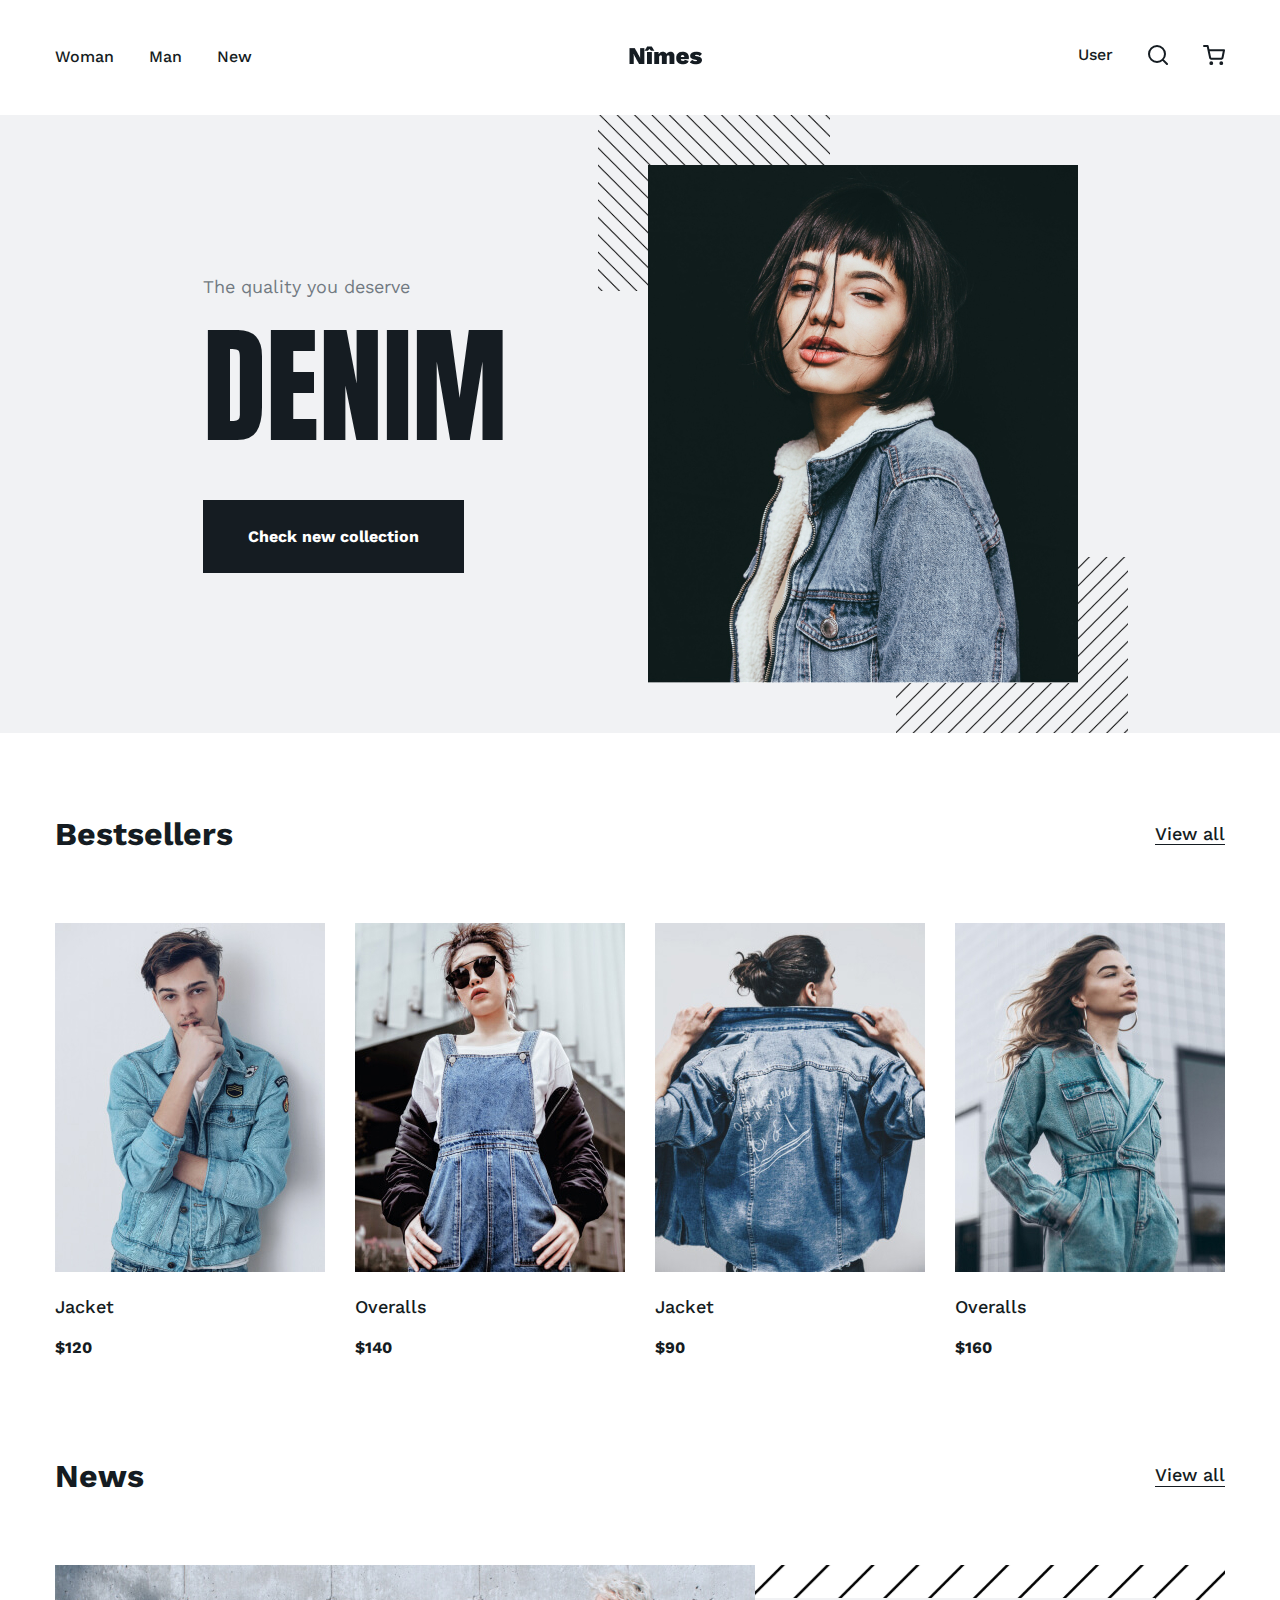
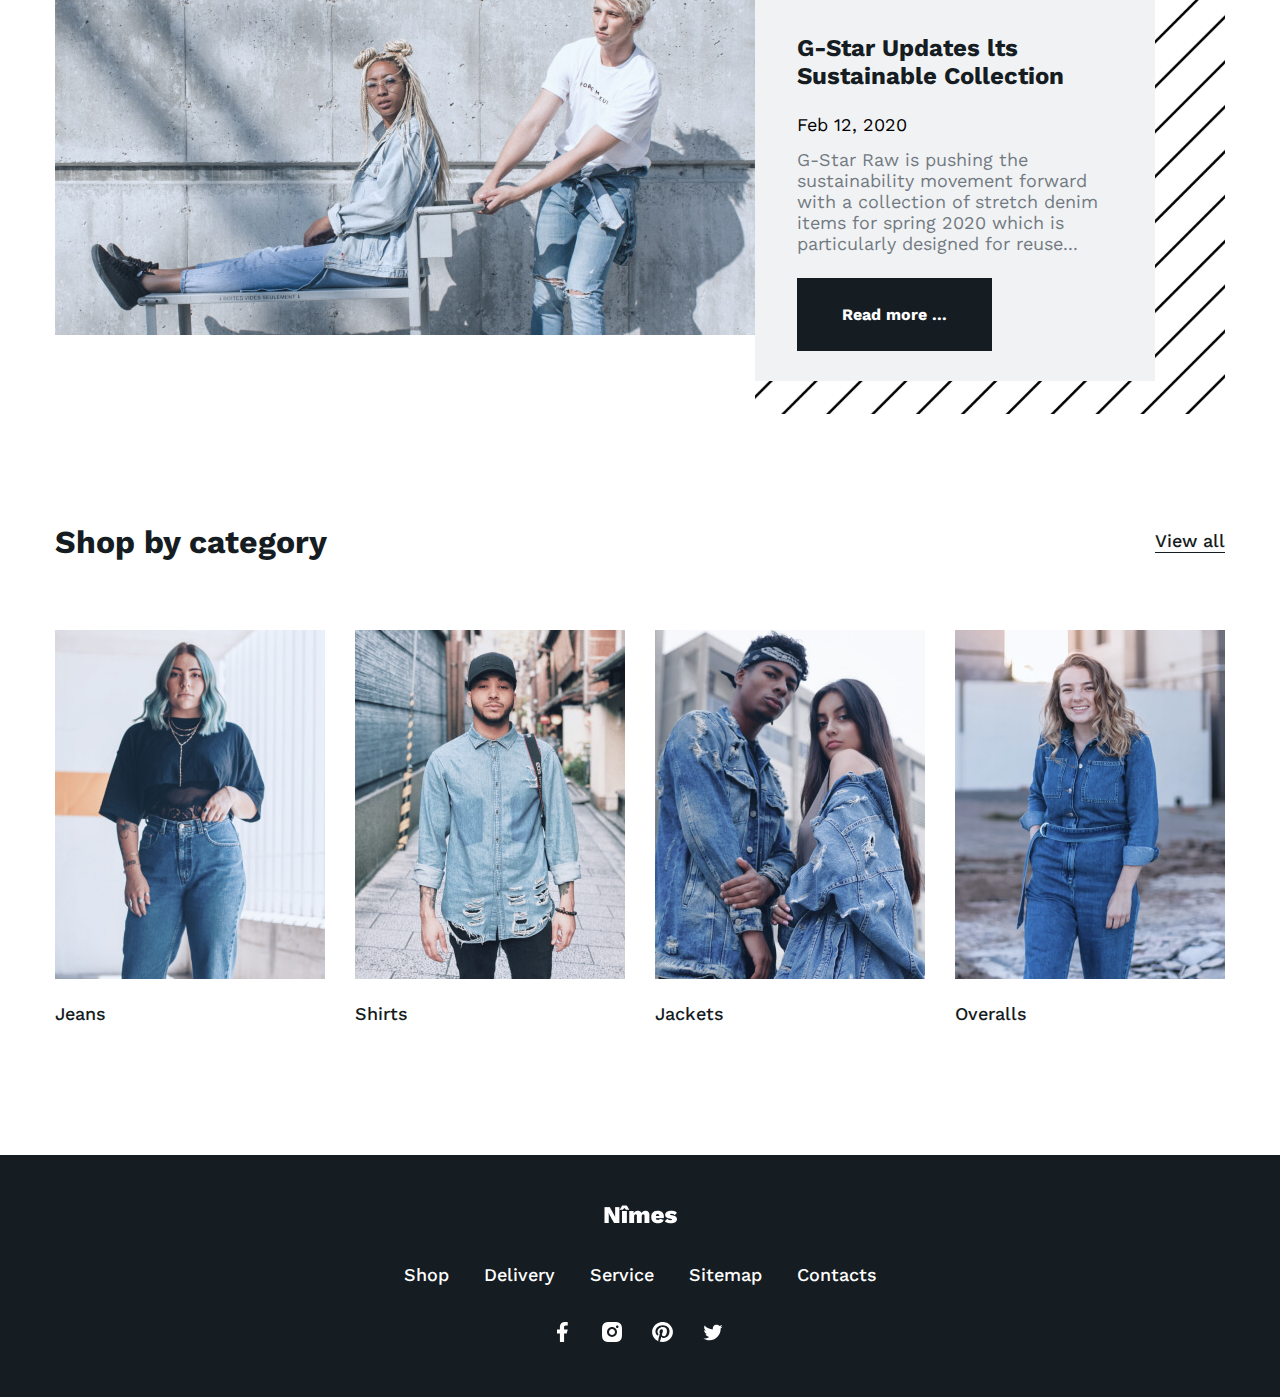
<file: index.html>
<!DOCTYPE html>
<html lang="en">
  <head>
    <meta charset="UTF-8" />
    <meta http-equiv="X-UA-Compatible" content="IE=edge" />
    <meta name="viewport" content="width=device-width, initial-scale=1.0" />
    <title>Nimes</title>
    <link rel="stylesheet" href="./css/normalize.css" />
    <link rel="stylesheet" href="./css/style.css" />
    <link rel="preconnect" href="https://fonts.googleapis.com" />
    <link rel="preconnect" href="https://fonts.gstatic.com" crossorigin />
    <link
      href="https://fonts.googleapis.com/css2?family=Anton&family=Work+Sans:wght@400;500;700&display=swap"
      rel="stylesheet"
    />
  </head>
  <body>
    <header class="header">
      <div class="container header__container">
        <button class="burger" aria-label="menu button">
          <svg
            width="30"
            height="23"
            fill="none"
            xmlns="http://www.w3.org/2000/svg"
          >
            <rect width="30" height="3" fill="#333333" />
            <rect y="10" width="30" height="3" fill="#333333" />
            <rect y="20" width="30" height="3" fill="#333333" />
          </svg>
        </button>
        <nav class="nav">
          <ul class="nav__list">
            <li class="nav__item">
              <a href="#" class="nav__link">Woman</a>
            </li>
            <li class="nav__item">
              <a href="#" class="nav__link">Man</a>
            </li>
            <li class="nav__item">
              <a href="#" class="nav__link">New</a>
            </li>
          </ul>
        </nav>
        <a href="index.html" class="logo">
          <img src="./img/logo.png" alt="main logo" class="logo__img" />
        </a>
        <div class="header__action">
          <a
            href="login.html"
            class="header__btn user-btn"
            aria-label="user button"
            >User</a
          >
          <button class="header__btn search-btn">
            <img src="./img/search.svg" alt="search button" />
          </button>
          <button class="header__btn cart-btn">
            <img src="./img/cart.svg" alt="cart button" />
          </button>
        </div>
      </div>
    </header>

    <main class="main">
      <div class="intro">
        <div class="intro__wrapper">
          <div class="intro__content">
            <p class="description intro__description">
              The quality you deserve
            </p>
            <p class="intro__title">DENIM</p>
            <a href="#" class="btn intro__btn">Check new collection</a>
          </div>
          <div class="intro__image">
            <img src="./img/intro_1.jpg" alt="" class="intro__img" />
          </div>
        </div>
      </div>

      <section class="bestsellers">
        <div class="container">
          <div class="section-header">
            <h2 class="section-title">Bestsellers</h2>
            <a href="#" class="section-link">View all</a>
          </div>
          <ul class="bestsellers__list card-list">
            <li class="bestsellers__item card-item">
              <div class="card-content">
                <img
                  src="./img/bestsellers_1.jpg"
                  alt="Jacket"
                  class="card-img"
                />
                <a href="jackets.html" class="card-title bestsellers__title"
                  >Jacket</a
                >
                <span class="card-price">$120</span>
              </div>
            </li>
            <li class="bestsellers__item card-item">
              <div class="card-content">
                <img
                  src="./img/bestsellers_2.jpg"
                  alt="Jacket"
                  class="card-img"
                />
                <a href="#" class="card-title bestsellers__title">Overalls</a>
                <span class="card-price">$140</span>
              </div>
            </li>
            <li class="bestsellers__item card-item">
              <div class="card-content">
                <img
                  src="./img/bestsellers_3.jpg"
                  alt="Jacket"
                  class="card-img"
                />
                <a href="#" class="card-title bestsellers__title">Jacket</a>
                <span class="card-price">$90</span>
              </div>
            </li>
            <li class="bestsellers__item card-item">
              <div class="card-content">
                <img
                  src="./img/bestsellers_4.jpg"
                  alt="Jacket"
                  class="card-img"
                />
                <a href="overalls.html" class="card-title bestsellers__title"
                  >Overalls</a
                >
                <span class="card-price">$160</span>
              </div>
            </li>
          </ul>
        </div>
      </section>

      <section class="news">
        <div class="container">
          <div class="section-header">
            <h2 class="section-title">News</h2>
            <a href="#" class="section-link">View all</a>
          </div>
          <div class="news__wrapper">
            <div class="news__image">
              <img src="./img/news.jpg" alt="models photo" class="news__img" />
            </div>
            <div class="news__bg">
              <article class="news__article article">
                <h3 class="article__title news__article-title">
                  G-Star Updates lts Sustainable Collection
                </h3>
                <span class="article__data news__article-data"
                  >Feb 12, 2020</span
                >
                <p class="article__text news__article-text">
                  G-Star Raw is pushing the sustainability movement forward with
                  a collection of stretch denim items for spring 2020 which is
                  particularly designed for reuse...
                </p>
                <a
                  href="#"
                  class="btn news__btn"
                  aria-label="Read about article"
                  >Read more ...</a
                >
              </article>
            </div>
          </div>
        </div>
      </section>

      <section class="shop">
        <div class="container">
          <div class="section-header">
            <h2 class="section-title">Shop by category</h2>
            <a href="#" class="section-link">View all</a>
          </div>
          <ul class="shop__list">
            <li class="shop__item">
              <img
                src="./img/category_jeans.jpg"
                alt="Jacket"
                class="card-img"
              />
              <a href="#" class="card-title shop__title">Jeans</a>
            </li>
            <li class="shop__item">
              <img
                src="./img/category_shirts.jpg"
                alt="Jacket"
                class="card-img"
              />
              <a href="#" class="card-title shop__title">Shirts</a>
            </li>
            <li class="shop__item">
              <img
                src="./img/category_jackets.jpg"
                alt="Jacket"
                class="card-img"
              />
              <a href="jackets.html" class="card-title shop__title">Jackets</a>
            </li>
            <li class="shop__item">
              <img
                src="./img/category_overalls.jpg"
                alt="Jacket"
                class="card-img"
              />
              <a href="overalls.html" class="card-title shop__title"
                >Overalls</a
              >
            </li>
          </ul>
        </div>
      </section>
    </main>
    <footer class="footer">
      <div class="footer__wrapper">
        <a href="index.html" class="footer__logo logo-white" aria-label="logo">
          <img src="./img/logo_white.png" alt="" />
        </a>
        <nav class="footer__nav">
          <ul class="footer__list">
            <li class="footer__item">
              <a href="#" class="footer__link" aria-label="Go to shop">Shop</a>
            </li>
            <li class="footer__item">
              <a href="#" class="footer__link" aria-label="about delivery"
                >Delivery</a
              >
            </li>
            <li class="footer__item">
              <a href="#" class="footer__link" aria-label="about service"
                >Service</a
              >
            </li>
            <li class="footer__item">
              <a href="#" class="footer__link" aria-label="about sitemap"
                >Sitemap</a
              >
            </li>
            <li class="footer__item">
              <a
                href="contacts.html"
                class="footer__link"
                aria-label="go to contacts"
                >Contacts</a
              >
            </li>
          </ul>
        </nav>
        <ul class="footer__social-list">
          <li class="footer__social-item">
            <a
              href="https://www.facebook.com/"
              class="footer__social-link footer__social-link--facebook"
              aria-label="go to facebook"
            ></a>
          </li>
          <li class="footer__social-item">
            <a
              href="https://www.instagram.com/"
              class="footer__social-link footer__social-link--instagram"
              aria-label="go to instagram"
            ></a>
          </li>
          <li class="footer__social-item">
            <a
              href="https://ru.pinterest.com/"
              class="footer__social-link footer__social-link--pinterest"
              aria-label="go to pinterest"
            ></a>
          </li>
          <li class="footer__social-item">
            <a
              href="https://twitter.com/?lang=ru"
              class="footer__social-link footer__social-link--twitter"
              aria-label="go to twitter"
            ></a>
          </li>
        </ul>
      </div>
    </footer>
  </body>
</html>
</file>
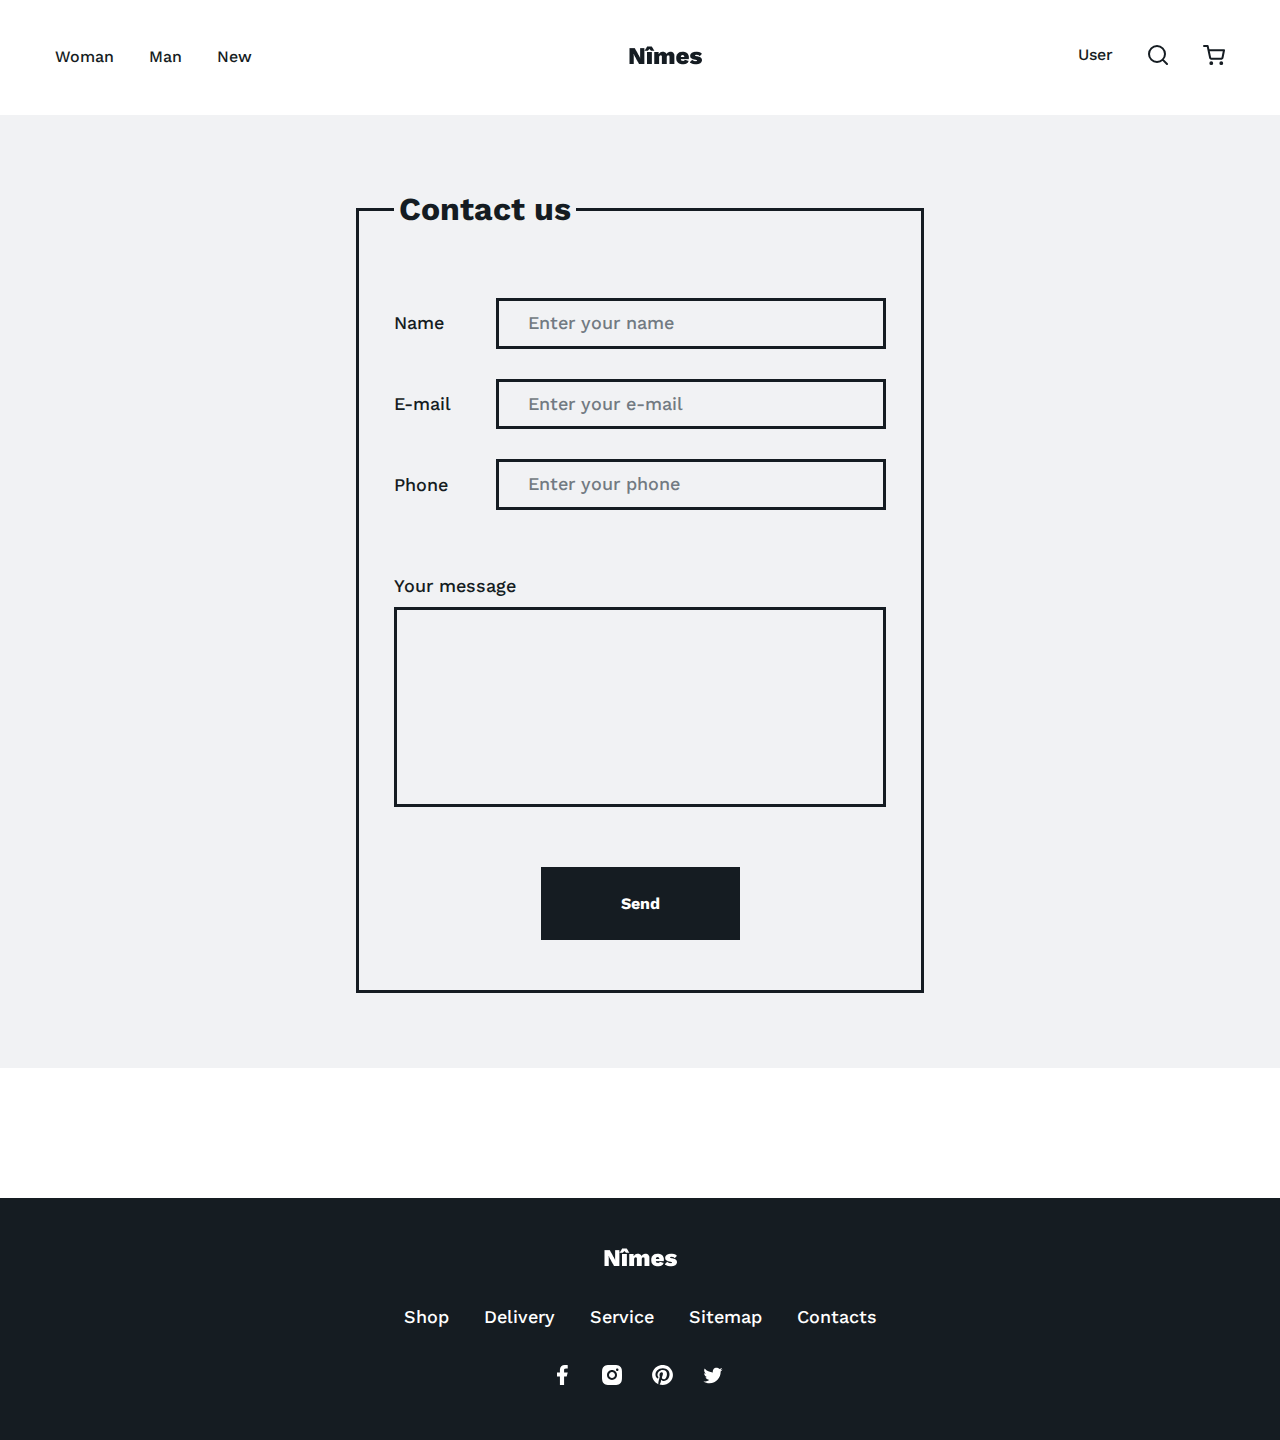
<file: contacts.html>
<!DOCTYPE html>
<html lang="en">
  <head>
    <meta charset="UTF-8" />
    <meta http-equiv="X-UA-Compatible" content="IE=edge" />
    <meta name="viewport" content="width=device-width, initial-scale=1.0" />
    <title>Contact us</title>
    <link rel="stylesheet" href="./css/normalize.css" />
    <link rel="stylesheet" href="./css/style.css" />
    <link rel="preconnect" href="https://fonts.googleapis.com" />
    <link rel="preconnect" href="https://fonts.gstatic.com" crossorigin />
    <link
      href="https://fonts.googleapis.com/css2?family=Anton&family=Work+Sans:wght@400;500;700&display=swap"
      rel="stylesheet"
    />
  </head>
  <body>
    <header class="header">
      <div class="container header__container">
        <button class="burger" aria-label="menu button">
          <svg
            width="30"
            height="23"
            fill="none"
            xmlns="http://www.w3.org/2000/svg"
          >
            <rect width="30" height="3" fill="#333333" />
            <rect y="10" width="30" height="3" fill="#333333" />
            <rect y="20" width="30" height="3" fill="#333333" />
          </svg>
        </button>
        <nav class="nav">
          <ul class="nav__list">
            <li class="nav__item">
              <a href="#" class="nav__link">Woman</a>
            </li>
            <li class="nav__item">
              <a href="#" class="nav__link">Man</a>
            </li>
            <li class="nav__item">
              <a href="#" class="nav__link">New</a>
            </li>
          </ul>
        </nav>
        <a href="index.html" class="logo">
          <img src="./img/logo.png" alt="main logo" class="logo__img" />
        </a>
        <div class="header__action">
          <a
            href="login.html"
            class="header__btn user-btn"
            aria-label="user button"
            >User</a
          >
          <button class="header__btn search-btn">
            <img src="./img/search.svg" alt="search button" />
          </button>
          <button class="header__btn cart-btn">
            <img src="./img/cart.svg" alt="cart button" />
          </button>
        </div>
      </div>
    </header>
    <main class="main">
      <div class="contacts">
        <div class="contacts__wrapper">
          <form action="#" method="post" class="contacts__form">
            <fieldset class="contacts__fieldset">
              <legend class="legend contacts__legend">Contact us</legend>
              <label class="contacts__label label">
                Name
                <input
                  class="contacts__input input"
                  id="name"
                  type="text"
                  placeholder="Enter your name"
                  required
              /></label>

              <label class="contacts__label label"
                >E-mail
                <input
                  class="contacts__input input"
                  id="email"
                  type="email"
                  placeholder="Enter your e-mail"
                  required
              /></label>

              <label class="contacts__label phone-label label"
                >Phone
                <input
                  class="contacts__input input"
                  id="phone"
                  type="tel"
                  placeholder="Enter your phone"
                />
              </label>

              <label
                for="contacts-textarea"
                class="contacts__label textaria-label label"
                >Your message</label
              >
              <textarea
                name="textarea"
                id="contacts-textarea"
                maxlength="100"
                aria-label="Write your message"
                class="textarea"
              ></textarea>
              <button type="submit" class="btn contacts__btn">Send</button>
            </fieldset>
          </form>
        </div>
      </div>
    </main>
    <footer class="footer">
      <div class="footer__wrapper">
        <a href="index.html" class="footer__logo logo-white" aria-label="logo">
          <img src="./img/logo_white.png" alt="" />
        </a>
        <nav class="footer__nav">
          <ul class="footer__list">
            <li class="footer__item">
              <a href="#" class="footer__link" aria-label="Go to shop">Shop</a>
            </li>
            <li class="footer__item">
              <a href="#" class="footer__link" aria-label="about delivery"
                >Delivery</a
              >
            </li>
            <li class="footer__item">
              <a href="#" class="footer__link" aria-label="about service"
                >Service</a
              >
            </li>
            <li class="footer__item">
              <a href="#" class="footer__link" aria-label="about sitemap"
                >Sitemap</a
              >
            </li>
            <li class="footer__item">
              <a
                href="contacts.html"
                class="footer__link"
                aria-label="go to contacts"
                >Contacts</a
              >
            </li>
          </ul>
        </nav>
        <ul class="footer__social-list">
          <li class="footer__social-item">
            <a
              href="https://www.facebook.com/"
              class="footer__social-link footer__social-link--facebook"
              aria-label="go to facebook"
            ></a>
          </li>
          <li class="footer__social-item">
            <a
              href="https://www.instagram.com/"
              class="footer__social-link footer__social-link--instagram"
              aria-label="go to instagram"
            ></a>
          </li>
          <li class="footer__social-item">
            <a
              href="https://ru.pinterest.com/"
              class="footer__social-link footer__social-link--pinterest"
              aria-label="go to pinterest"
            ></a>
          </li>
          <li class="footer__social-item">
            <a
              href="https://twitter.com/?lang=ru"
              class="footer__social-link footer__social-link--twitter"
              aria-label="go to twitter"
            ></a>
          </li>
        </ul>
      </div>
    </footer>
  </body>
</html>
</file>
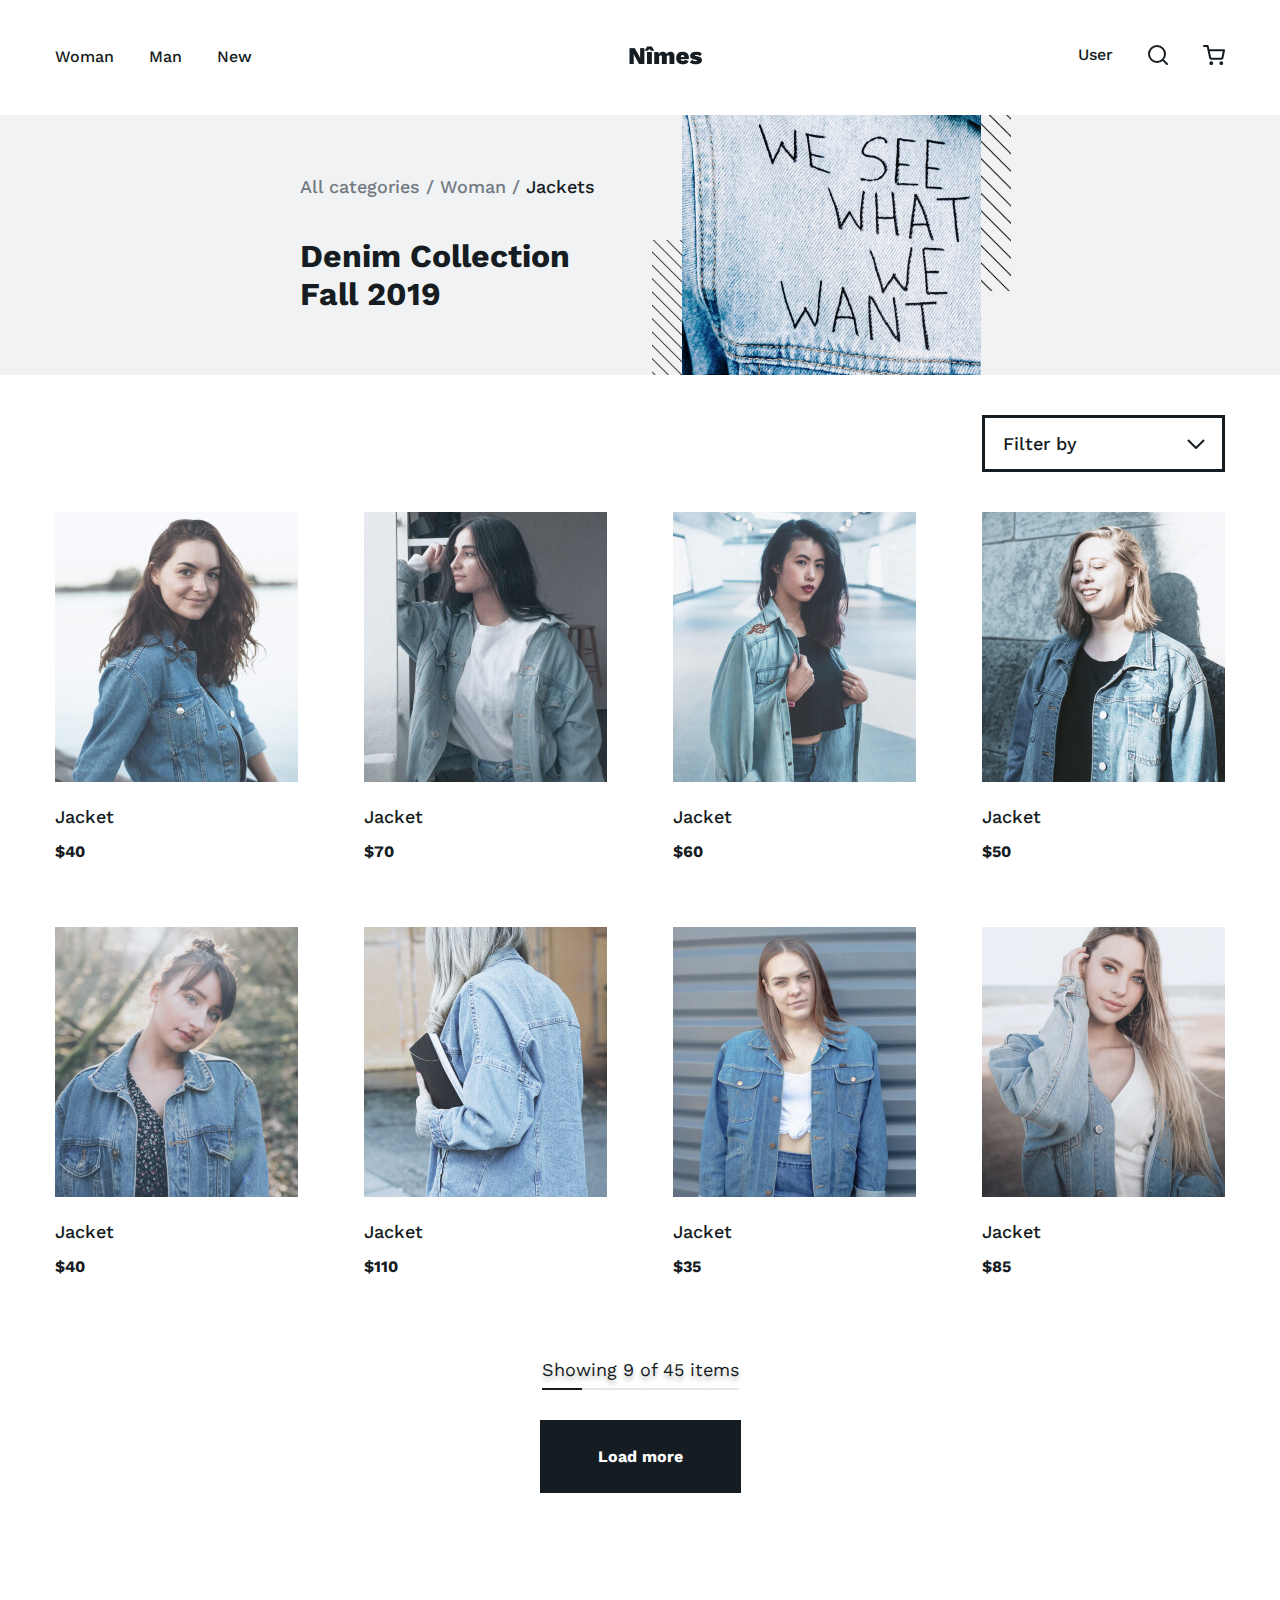
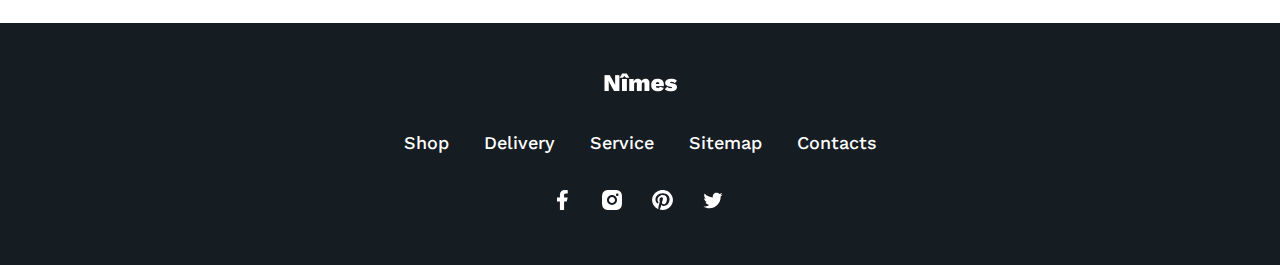
<file: jackets.html>
<!DOCTYPE html>
<html lang="en">
  <head>
    <meta charset="UTF-8" />
    <meta http-equiv="X-UA-Compatible" content="IE=edge" />
    <meta name="viewport" content="width=device-width, initial-scale=1.0" />
    <title>Jackets</title>
    <link rel="stylesheet" href="./css/normalize.css" />
    <link rel="stylesheet" href="./css/style.css" />
    <link rel="preconnect" href="https://fonts.googleapis.com" />
    <link rel="preconnect" href="https://fonts.gstatic.com" crossorigin />
    <link
      href="https://fonts.googleapis.com/css2?family=Anton&family=Work+Sans:wght@400;500;700&display=swap"
      rel="stylesheet"
    />
  </head>
  <body>
    <header class="header">
      <div class="container header__container">
        <button class="burger" aria-label="menu button">
          <svg
            width="30"
            height="23"
            fill="none"
            xmlns="http://www.w3.org/2000/svg"
          >
            <rect width="30" height="3" fill="#333333" />
            <rect y="10" width="30" height="3" fill="#333333" />
            <rect y="20" width="30" height="3" fill="#333333" />
          </svg>
        </button>
        <nav class="nav">
          <ul class="nav__list">
            <li class="nav__item">
              <a href="#" class="nav__link">Woman</a>
            </li>
            <li class="nav__item">
              <a href="#" class="nav__link">Man</a>
            </li>
            <li class="nav__item">
              <a href="#" class="nav__link">New</a>
            </li>
          </ul>
        </nav>
        <a href="index.html" class="logo">
          <img src="./img/logo.png" alt="main logo" class="logo__img" />
        </a>
        <div class="header__action">
          <a
            href="login.html"
            class="header__btn user-btn"
            aria-label="user button"
            >User</a
          >
          <button class="header__btn search-btn">
            <img src="./img/search.svg" alt="search button" />
          </button>
          <button class="header__btn cart-btn">
            <img src="./img/cart.svg" alt="cart button" />
          </button>
        </div>
      </div>
    </header>
    <main class="main">
      <section class="hero">
        <div class="hero__wrapper">
          <div class="hero__left">
            <ul class="hero__list">
              <li class="hero__item">
                <a href="#" class="hero__link">All categories</a>
                <span>/</span>
              </li>
              <li class="hero__item">
                <a href="#" class="hero__link">Woman</a>
                <span>/</span>
              </li>
              <li class="hero__item">
                <a href="#" class="hero__link active">Jackets</a>
              </li>
            </ul>
            <h1 class="hero__title">Denim Collection Fall 2019</h1>
          </div>
          <div class="hero__right">
            <img
              src="./img/hero-line1.svg"
              alt="line"
              class="hero__line-left"
            />
            <img src="./img/61 1.jpg" alt="Jeans" class="hero__img" />
            <img
              src="./img/hero-line2.svg"
              alt="line"
              class="hero__line-right"
            />
          </div>
        </div>
      </section>
      <section class="jackets">
        <div class="container">
          <div class="jackets__block">
            <div class="jackets__box">
              <label
                for="filter"
                class="jackets__label label"
                aria-label="filter by"
              >
                <select
                  name="filter"
                  id="filter"
                  class="jackets__select select"
                >
                  <option>Filter by</option>
                </select>
              </label>
            </div>
          </div>
          <ul class="jackets__list card-list">
            <li class="jackets__item card-item">
              <div class="card-content">
                <img src="./img/9 1.jpg" alt="Jacket" class="card-img" />
                <a href="#" class="card-title jackets__title">Jacket</a>
                <span class="card-price">$40</span>
              </div>
            </li>
            <li class="jackets__item card-item">
              <div class="card-content">
                <img src="./img/2 2.jpg" alt="Jacket" class="card-img" />
                <a href="#" class="card-title jackets__title">Jacket</a>
                <span class="card-price">$70</span>
              </div>
            </li>
            <li class="jackets__item card-item">
              <div class="card-content">
                <img src="./img/4 1.jpg" alt="Jacket" class="card-img" />
                <a href="#" class="card-title jackets__title">Jacket</a>
                <span class="card-price">$60</span>
              </div>
            </li>
            <li class="jackets__item card-item">
              <div class="card-content">
                <img src="./img/11 1.jpg" alt="Jacket" class="card-img" />
                <a href="#" class="card-title jackets__title">Jacket</a>
                <span class="card-price">$50</span>
              </div>
            </li>
            <li class="jackets__item card-item">
              <div class="card-content">
                <img src="./img/15 1.jpg" alt="Jacket" class="card-img" />
                <a href="#" class="card-title jackets__title">Jacket</a>
                <span class="card-price">$40</span>
              </div>
            </li>
            <li class="jackets__item card-item">
              <div class="card-content">
                <img src="./img/1 6.jpg" alt="Jacket" class="card-img" />
                <a href="#" class="card-title jackets__title">Jacket</a>
                <span class="card-price">$110</span>
              </div>
            </li>
            <li class="jackets__item card-item">
              <div class="card-content">
                <img src="./img/3 1.jpg" alt="Jacket" class="card-img" />
                <a href="#" class="card-title jackets__title">Jacket</a>
                <span class="card-price">$35</span>
              </div>
            </li>
            <li class="jackets__item card-item">
              <div class="card-content">
                <img src="./img/13 1.jpg" alt="Jacket" class="card-img" />
                <a href="#" class="card-title jackets__title">Jacket</a>
                <span class="card-price">$85</span>
              </div>
            </li>
          </ul>
          <div class="jackets__action">
            <span class="jackets__numbers">Showing 9 of 45 items</span>
            <a href="#" class="btn jackets__btn">Load more</a>
          </div>
        </div>
      </section>
    </main>
    <footer class="footer">
      <div class="footer__wrapper">
        <a href="index.html" class="footer__logo logo-white" aria-label="logo">
          <img src="./img/logo_white.png" alt="" />
        </a>
        <nav class="footer__nav">
          <ul class="footer__list">
            <li class="footer__item">
              <a href="#" class="footer__link" aria-label="Go to shop">Shop</a>
            </li>
            <li class="footer__item">
              <a href="#" class="footer__link" aria-label="about delivery"
                >Delivery</a
              >
            </li>
            <li class="footer__item">
              <a href="#" class="footer__link" aria-label="about service"
                >Service</a
              >
            </li>
            <li class="footer__item">
              <a href="#" class="footer__link" aria-label="about sitemap"
                >Sitemap</a
              >
            </li>
            <li class="footer__item">
              <a
                href="contacts.html"
                class="footer__link"
                aria-label="go to contacts"
                >Contacts</a
              >
            </li>
          </ul>
        </nav>
        <ul class="footer__social-list">
          <li class="footer__social-item">
            <a
              href="https://www.facebook.com/"
              class="footer__social-link footer__social-link--facebook"
              aria-label="go to facebook"
            ></a>
          </li>
          <li class="footer__social-item">
            <a
              href="https://www.instagram.com/"
              class="footer__social-link footer__social-link--instagram"
              aria-label="go to instagram"
            ></a>
          </li>
          <li class="footer__social-item">
            <a
              href="https://ru.pinterest.com/"
              class="footer__social-link footer__social-link--pinterest"
              aria-label="go to pinterest"
            ></a>
          </li>
          <li class="footer__social-item">
            <a
              href="https://twitter.com/?lang=ru"
              class="footer__social-link footer__social-link--twitter"
              aria-label="go to twitter"
            ></a>
          </li>
        </ul>
      </div>
    </footer>
  </body>
</html>
</file>
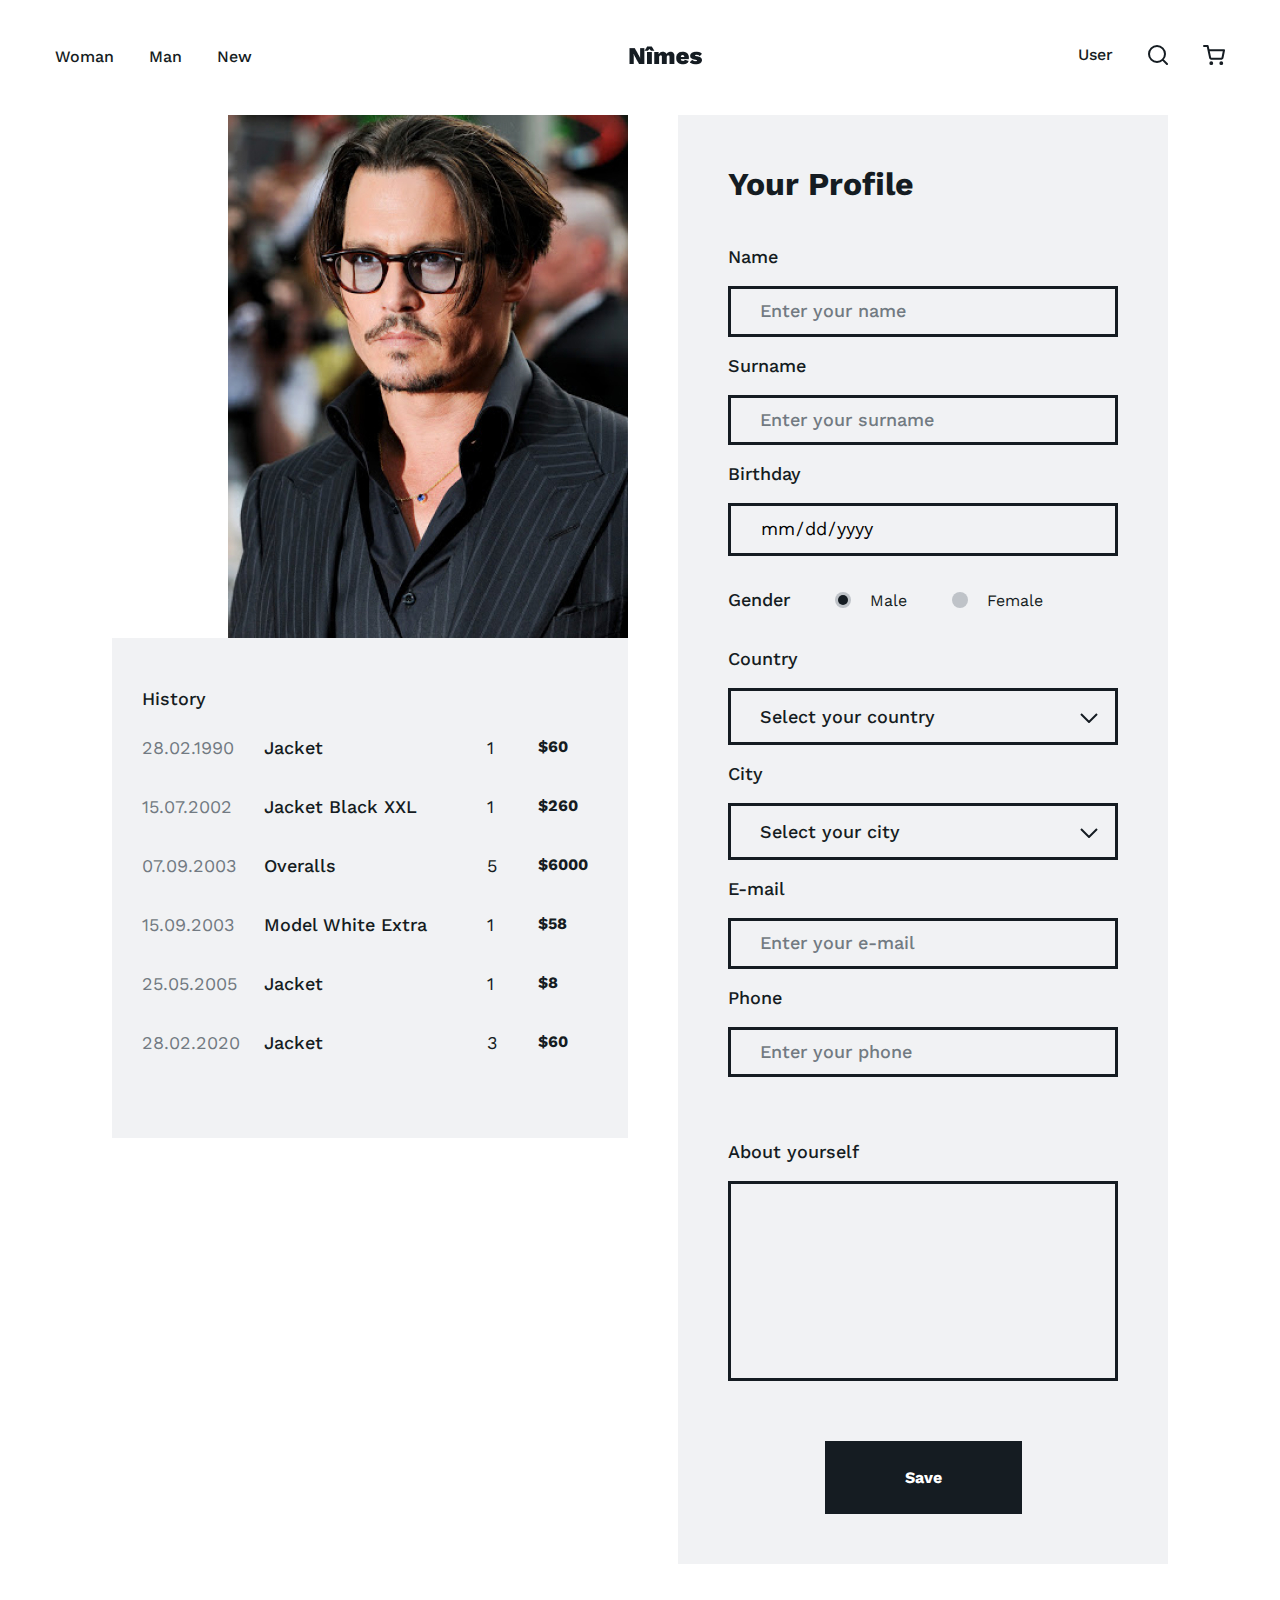
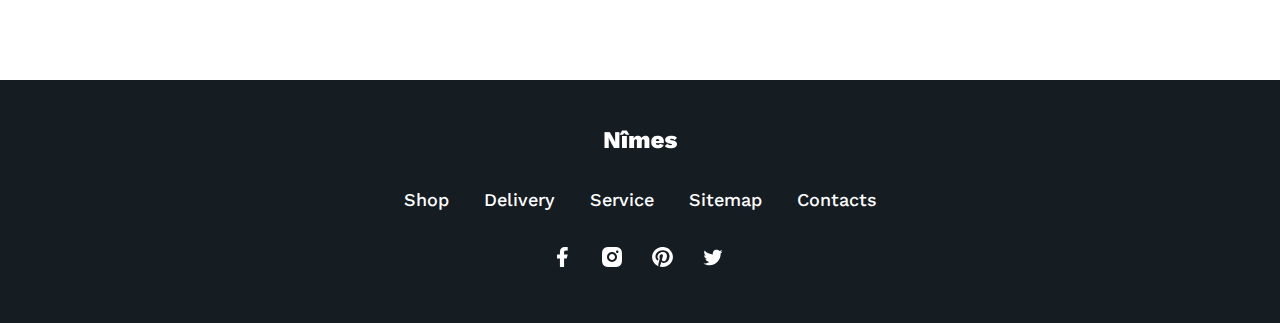
<file: login.html>
<!DOCTYPE html>
<html lang="en">
  <head>
    <meta charset="UTF-8" />
    <meta http-equiv="X-UA-Compatible" content="IE=edge" />
    <meta name="viewport" content="width=device-width, initial-scale=1.0" />
    <title>Log in</title>
    <link rel="stylesheet" href="./css/normalize.css" />
    <link rel="stylesheet" href="./css/style.css" />
    <link rel="preconnect" href="https://fonts.googleapis.com" />
    <link rel="preconnect" href="https://fonts.gstatic.com" crossorigin />
    <link
      href="https://fonts.googleapis.com/css2?family=Anton&family=Work+Sans:wght@400;500;700&display=swap"
      rel="stylesheet"
    />
  </head>
  <body>
    <header class="header">
      <div class="container header__container">
        <button class="burger" aria-label="menu button">
          <svg
            width="30"
            height="23"
            fill="none"
            xmlns="http://www.w3.org/2000/svg"
          >
            <rect width="30" height="3" fill="#333333" />
            <rect y="10" width="30" height="3" fill="#333333" />
            <rect y="20" width="30" height="3" fill="#333333" />
          </svg>
        </button>
        <nav class="nav">
          <ul class="nav__list">
            <li class="nav__item">
              <a href="#" class="nav__link">Woman</a>
            </li>
            <li class="nav__item">
              <a href="#" class="nav__link">Man</a>
            </li>
            <li class="nav__item">
              <a href="#" class="nav__link">New</a>
            </li>
          </ul>
        </nav>
        <a href="index.html" class="logo">
          <img src="./img/logo.png" alt="main logo" class="logo__img" />
        </a>
        <div class="header__action">
          <a
            href="login.html"
            class="header__btn user-btn"
            aria-label="user button"
            >User</a
          >
          <button class="header__btn search-btn">
            <img src="./img/search.svg" alt="search button" />
          </button>
          <button class="header__btn cart-btn">
            <img src="./img/cart.svg" alt="cart button" />
          </button>
        </div>
      </div>
    </header>
    <main class="main">
      <div class="login">
        <div class="login__wrapper">
          <div class="login__left">
            <div class="login__image">
              <img
                src="./img/login.jpg"
                alt="Profile photo"
                class="login__img"
              />
            </div>
            <div class="login__history">
              <span class="login__title">History</span>
              <ul class="login__list">
                <li class="login__date">28.02.1990</li>
                <li class="login__item">Jacket</li>
                <li class="login__amount">1</li>
                <li class="login__price">$60</li>
                <li class="login__date">15.07.2002</li>
                <li class="login__item">Jacket Black XXL</li>
                <li class="login__amount">1</li>
                <li class="login__price">$260</li>
                <li class="login__date">07.09.2003</li>
                <li class="login__item">Overalls</li>
                <li class="login__amount">5</li>
                <li class="login__price">$6000</li>
                <li class="login__date">15.09.2003</li>
                <li class="login__item">Model White Extra</li>
                <li class="login__amount">1</li>
                <li class="login__price">$58</li>
                <li class="login__date">25.05.2005</li>
                <li class="login__item">Jacket</li>
                <li class="login__amount">1</li>
                <li class="login__price">$8</li>
                <li class="login__date">28.02.2020</li>
                <li class="login__item">Jacket</li>
                <li class="login__amount">3</li>
                <li class="login__price">$60</li>
              </ul>
            </div>
          </div>
          <div class="login__right">
            <form action="#" method="post" class="login__form">
              <span class="legend login__legend">Your Profile</span>
              <label class="login__label login__label_name label">
                Name
                <input
                  class="login__input login__input_text input"
                  id="name"
                  type="text"
                  placeholder="Enter your name"
                  required
              /></label>

              <label class="login__label login__label_name label"
                >Surname
                <input
                  class="login__input login__input_text input"
                  id="surname"
                  type="text"
                  placeholder="Enter your surname"
                  required
              /></label>

              <label
                class="login__label login__label_name login__label_birthday label"
                >Birthday
                <input
                  class="login__input login__input_text input"
                  id="date"
                  type="date"
                />
              </label>

              <div class="login__label login__label_gender">
                Gender
                <input
                  class="login__input login__radio"
                  id="male"
                  type="radio"
                  name="gender"
                  checked
                />
                <label for="male" class="login__gender"> Male </label>
                <input
                  class="login__input login__radio"
                  id="female"
                  type="radio"
                  name="gender"
                />
                <label for="female" class="login__gender"> Female </label>
              </div>

              <div class="select-box">
                <label class="login__label login__label_name label"
                  >Country
                  <select
                    name="country"
                    id="country"
                    class="login__select login__select_text select"
                  >
                    <option>Select your country</option>
                    <option>Russia</option>
                    <option>Turkey</option>
                  </select>
                </label>
              </div>
              <div class="select-box">
                <label class="login__label login__label_name label"
                  >City
                  <select
                    name="country"
                    id="city"
                    class="login__select login__select_text select"
                  >
                    <option class="option">Select your city</option>
                    <option>Khabarovsk</option>
                    <option>Moscow</option>
                    <option>Antalia</option>
                  </select>
                </label>
              </div>

              <label class="login__label login__label_name label"
                >E-mail
                <input
                  class="login__input login__input_text input"
                  id="email"
                  type="email"
                  placeholder="Enter your e-mail"
                  required
              /></label>

              <label
                class="login__label login__label_name login__label_phone phone-label label"
                >Phone
                <input
                  class="login__input login__input_text input"
                  id="phone"
                  type="tel"
                  placeholder="Enter your phone"
                />
              </label>

              <label
                for="login-textarea"
                class="login__label textaria-label label"
                >About yourself</label
              >
              <textarea
                name="textarea"
                id="login-textarea"
                maxlength="100"
                aria-label="Write your message"
                class="textarea"
              ></textarea>
              <button type="submit" class="btn login__btn">Save</button>
            </form>
          </div>
        </div>
      </div>
    </main>
    <footer class="footer">
      <div class="footer__wrapper">
        <a href="index.html" class="footer__logo logo-white" aria-label="logo">
          <img src="./img/logo_white.png" alt="" />
        </a>
        <nav class="footer__nav">
          <ul class="footer__list">
            <li class="footer__item">
              <a href="#" class="footer__link" aria-label="Go to shop">Shop</a>
            </li>
            <li class="footer__item">
              <a href="#" class="footer__link" aria-label="about delivery"
                >Delivery</a
              >
            </li>
            <li class="footer__item">
              <a href="#" class="footer__link" aria-label="about service"
                >Service</a
              >
            </li>
            <li class="footer__item">
              <a href="#" class="footer__link" aria-label="about sitemap"
                >Sitemap</a
              >
            </li>
            <li class="footer__item">
              <a
                href="contacts.html"
                class="footer__link"
                aria-label="go to contacts"
                >Contacts</a
              >
            </li>
          </ul>
        </nav>
        <ul class="footer__social-list">
          <li class="footer__social-item">
            <a
              href="https://www.facebook.com/"
              class="footer__social-link footer__social-link--facebook"
              aria-label="go to facebook"
            ></a>
          </li>
          <li class="footer__social-item">
            <a
              href="https://www.instagram.com/"
              class="footer__social-link footer__social-link--instagram"
              aria-label="go to instagram"
            ></a>
          </li>
          <li class="footer__social-item">
            <a
              href="https://ru.pinterest.com/"
              class="footer__social-link footer__social-link--pinterest"
              aria-label="go to pinterest"
            ></a>
          </li>
          <li class="footer__social-item">
            <a
              href="https://twitter.com/?lang=ru"
              class="footer__social-link footer__social-link--twitter"
              aria-label="go to twitter"
            ></a>
          </li>
        </ul>
      </div>
    </footer>
  </body>
</html>
</file>
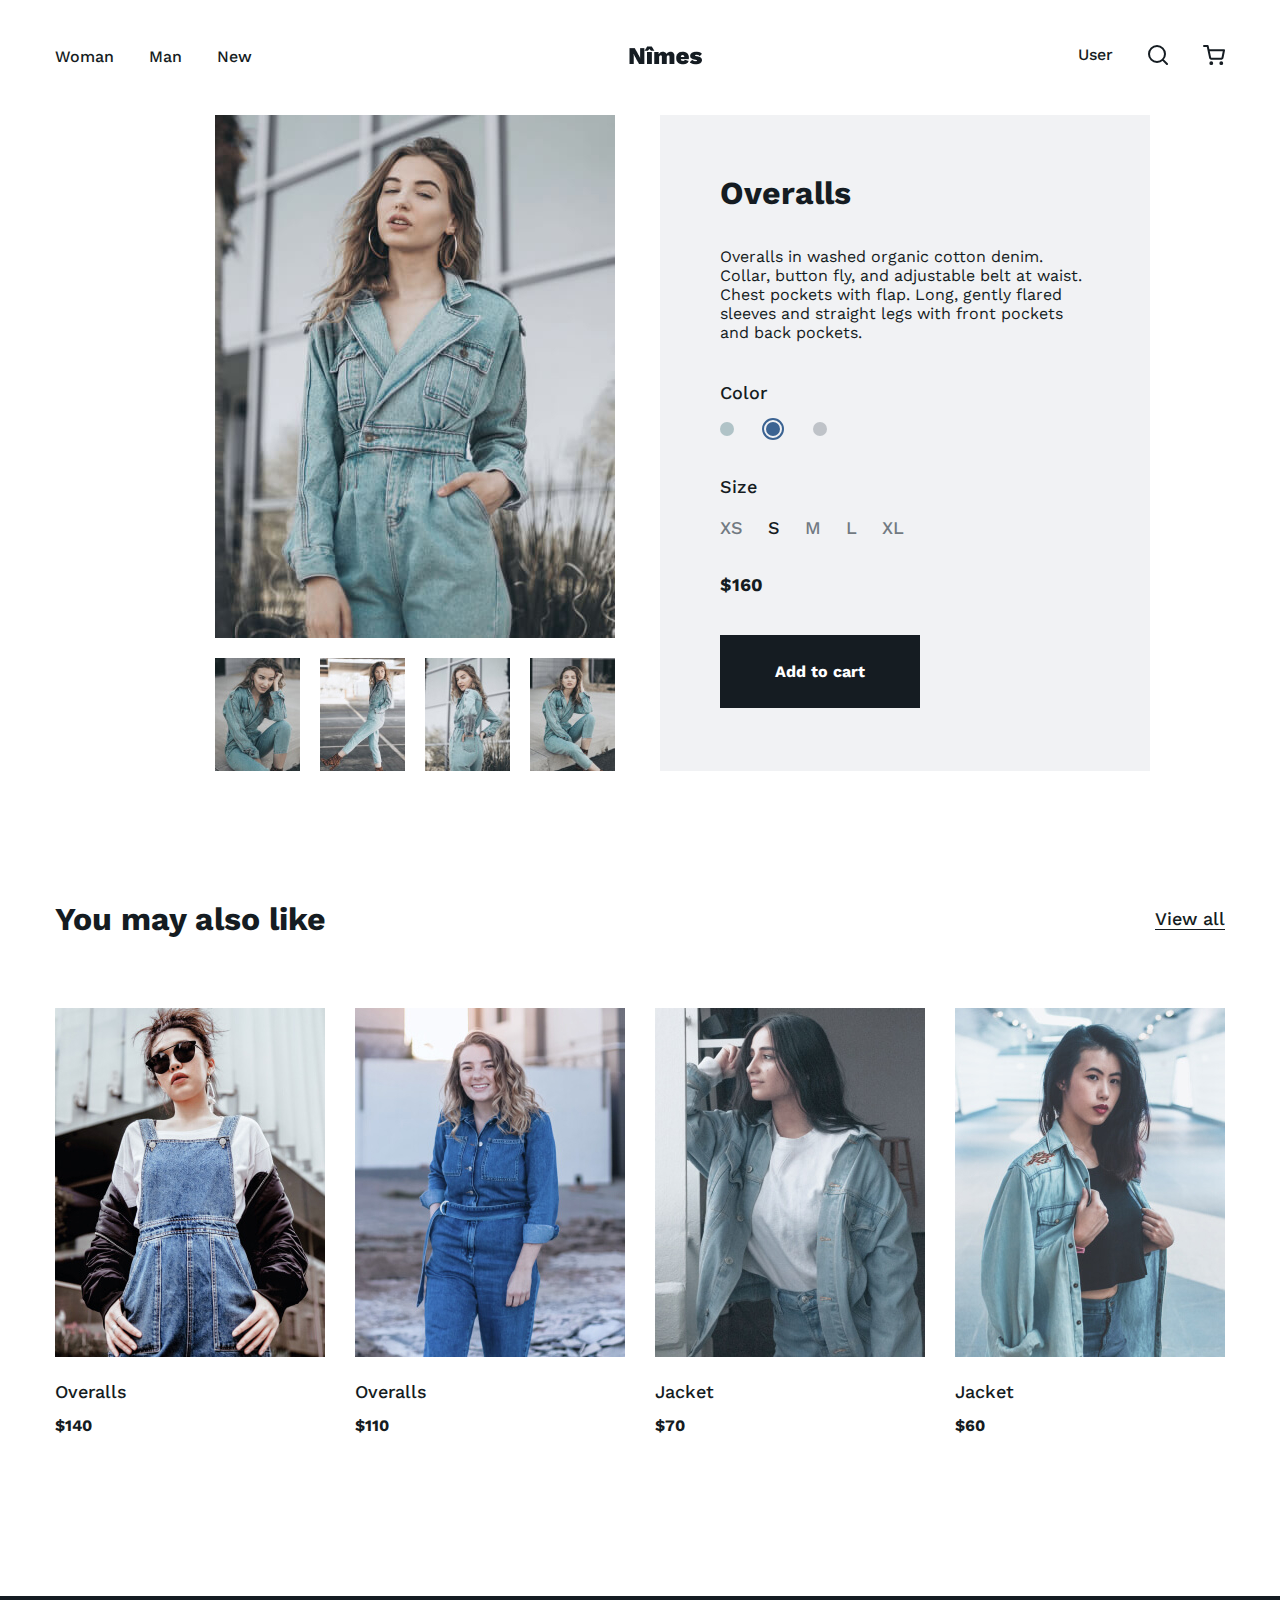
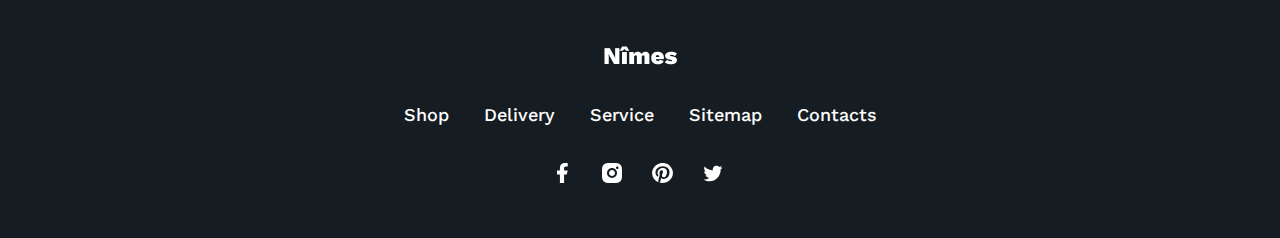
<file: overalls.html>
<!DOCTYPE html>
<html lang="en">
  <head>
    <meta charset="UTF-8" />
    <meta http-equiv="X-UA-Compatible" content="IE=edge" />
    <meta name="viewport" content="width=device-width, initial-scale=1.0" />
    <title>Overalls</title>
    <link rel="stylesheet" href="./css/normalize.css" />
    <link rel="stylesheet" href="./css/style.css" />
    <link rel="preconnect" href="https://fonts.googleapis.com" />
    <link rel="preconnect" href="https://fonts.gstatic.com" crossorigin />
    <link
      href="https://fonts.googleapis.com/css2?family=Anton&family=Work+Sans:wght@400;500;700&display=swap"
      rel="stylesheet"
    />
  </head>
  <body>
    <header class="header">
      <div class="container header__container">
        <button class="burger" aria-label="menu button">
          <svg
            width="30"
            height="23"
            fill="none"
            xmlns="http://www.w3.org/2000/svg"
          >
            <rect width="30" height="3" fill="#333333" />
            <rect y="10" width="30" height="3" fill="#333333" />
            <rect y="20" width="30" height="3" fill="#333333" />
          </svg>
        </button>
        <nav class="nav">
          <ul class="nav__list">
            <li class="nav__item">
              <a href="#" class="nav__link">Woman</a>
            </li>
            <li class="nav__item">
              <a href="#" class="nav__link">Man</a>
            </li>
            <li class="nav__item">
              <a href="#" class="nav__link">New</a>
            </li>
          </ul>
        </nav>
        <a href="index.html" class="logo">
          <img src="./img/logo.png" alt="main logo" class="logo__img" />
        </a>
        <div class="header__action">
          <a
            href="login.html"
            class="header__btn user-btn"
            aria-label="user button"
            >User</a
          >
          <button class="header__btn search-btn">
            <img src="./img/search.svg" alt="search button" />
          </button>
          <button class="header__btn cart-btn">
            <img src="./img/cart.svg" alt="cart button" />
          </button>
        </div>
      </div>
    </header>
    <main class="main">
      <section class="overalls">
        <div class="overalls__wrapper">
          <div class="overalls__left">
            <ul class="overalls__list">
              <li class="overalls__item overalls__item_big">
                <img src="./img/55.jpg" alt="" class="overalls__img" />
              </li>
              <li class="overalls__item overalls__item_little">
                <img src="./img/56.jpg" alt="" class="overalls__img" />
              </li>
              <li class="overalls__item overalls__item_little">
                <img src="./img/57.jpg" alt="" class="overalls__img" />
              </li>
              <li class="overalls__item overalls__item_little">
                <img src="./img/58.jpg" alt="" class="overalls__img" />
              </li>
              <li class="overalls__item overalls__item_little">
                <img src="./img/59.jpg" alt="" class="overalls__img" />
              </li>
            </ul>
          </div>
          <div class="overalls__right">
            <h2 class="section-title overalls__title">Overalls</h2>
            <p class="overalls__description">
              Overalls in washed organic cotton denim. Collar, button fly, and
              adjustable belt at waist. Chest pockets with flap. Long, gently
              flared sleeves and straight legs with front pockets and back
              pockets.
            </p>
            <form action="#" method="post">
              <div class="overalls__radio-box overalls__radio-box_color">
                <span class="overalls__heading overalls__heading_color"
                  >Color</span
                >
                <input
                  type="radio"
                  id="white"
                  name="colors"
                  class="color-radio color-radio-white"
                />
                <label
                  for="white"
                  aria-label="check color"
                  class="radio-custom-white"
                >
                </label>
                <input
                  type="radio"
                  id="blue"
                  name="colors"
                  class="color-radio color-radio-blue"
                  checked
                />
                <label
                  for="blue"
                  aria-label="check color"
                  class="radio-custom-blue"
                >
                </label>
                <input
                  type="radio"
                  id="grey"
                  name="colors"
                  class="color-radio color-radio-grey"
                />
                <label
                  for="grey"
                  aria-label="check color"
                  class="radio-custom-grey"
                >
                </label>
              </div>

              <div class="overalls__radio-box overalls__radio-box_color">
                <span class="overalls__heading overalls__heading_color"
                  >Size</span
                >
                <input type="radio" id="xs" name="size" class="size-radio" />
                <label for="xs" aria-label="check size" class="radio-custom-xs">
                </label>
                <input
                  type="radio"
                  id="s"
                  name="size"
                  class="size-radio"
                  checked
                />
                <label for="s" aria-label="check size" class="radio-custom-s">
                </label>
                <input type="radio" id="m" name="size" class="size-radio" />
                <label for="m" aria-label="check size" class="radio-custom-m">
                </label>
                <input type="radio" id="l" name="size" class="size-radio" />
                <label for="l" aria-label="check size" class="radio-custom-l">
                </label>
                <input type="radio" id="xl" name="size" class="size-radio" />
                <label for="xl" aria-label="check size" class="radio-custom-xl">
                </label>
              </div>

              <span class="overalls__price">$160</span>
              <button class="btn overalls__btn" type="submit">
                Add to cart
              </button>
            </form>
          </div>
        </div>
      </section>
      <section class="also">
        <div class="container">
          <div class="section-header">
            <h2 class="section-title">You may also like</h2>
            <a href="#" class="section-link">View all</a>
          </div>
          <ul class="card-list">
            <li class="card-item also__item">
              <div class="card-content">
                <img
                  src="./img/bestsellers_2.jpg"
                  alt="Jacket"
                  class="card-img"
                />
                <a href="jackets.html" class="card-title also__title"
                  >Overalls</a
                >
                <span class="card-price">$140</span>
              </div>
            </li>
            <li class="card-item also__item">
              <div class="card-content">
                <img
                  src="./img/category_overalls.jpg"
                  alt="Jacket"
                  class="card-img"
                />
                <a href="#" class="card-title also__title">Overalls</a>
                <span class="card-price">$110</span>
              </div>
            </li>
            <li class="card-item also__item">
              <div class="card-content">
                <img src="./img/21.jpg" alt="Jacket" class="card-img" />
                <a href="#" class="card-title also__title">Jacket</a>
                <span class="card-price">$70</span>
              </div>
            </li>
            <li class="card-item also__item">
              <div class="card-content">
                <img src="./img/41.jpg" alt="Jacket" class="card-img" />
                <a href="#" class="card-title also__title">Jacket</a>
                <span class="card-price">$60</span>
              </div>
            </li>
          </ul>
        </div>
      </section>
    </main>
    <footer class="footer">
      <div class="footer__wrapper">
        <a href="index.html" class="footer__logo logo-white" aria-label="logo">
          <img src="./img/logo_white.png" alt="" />
        </a>
        <nav class="footer__nav">
          <ul class="footer__list">
            <li class="footer__item">
              <a href="#" class="footer__link" aria-label="Go to shop">Shop</a>
            </li>
            <li class="footer__item">
              <a href="#" class="footer__link" aria-label="about delivery"
                >Delivery</a
              >
            </li>
            <li class="footer__item">
              <a href="#" class="footer__link" aria-label="about service"
                >Service</a
              >
            </li>
            <li class="footer__item">
              <a href="#" class="footer__link" aria-label="about sitemap"
                >Sitemap</a
              >
            </li>
            <li class="footer__item">
              <a
                href="contacts.html"
                class="footer__link"
                aria-label="go to contacts"
                >Contacts</a
              >
            </li>
          </ul>
        </nav>
        <ul class="footer__social-list">
          <li class="footer__social-item">
            <a
              href="https://www.facebook.com/"
              class="footer__social-link footer__social-link--facebook"
              aria-label="go to facebook"
            ></a>
          </li>
          <li class="footer__social-item">
            <a
              href="https://www.instagram.com/"
              class="footer__social-link footer__social-link--instagram"
              aria-label="go to instagram"
            ></a>
          </li>
          <li class="footer__social-item">
            <a
              href="https://ru.pinterest.com/"
              class="footer__social-link footer__social-link--pinterest"
              aria-label="go to pinterest"
            ></a>
          </li>
          <li class="footer__social-item">
            <a
              href="https://twitter.com/?lang=ru"
              class="footer__social-link footer__social-link--twitter"
              aria-label="go to twitter"
            ></a>
          </li>
        </ul>
      </div>
    </footer>
  </body>
</html>
</file>
<file: css/style.css>
*,
*::before,
::after {
  box-sizing: border-box;
  margin: 0;
}

body {
  font-family: "Anton", sans-serif;
  font-family: "Work Sans", sans-serif;
  color: #151c22;
  font-size: 16px;
}

h1, h2, h3, h4, h5, h6, p {
  margin: 0;
}

ul {
  padding: 0;
  list-style: none;
}

a {
  display: inline-block;
  text-decoration: none;
  color: inherit;
}

label {
  display: inline-block;
}

.container {
  max-width: 1200px;
  margin: 0 auto;
  padding: 0 15px;
}

.description {
  font-size: 18px;
  line-height: 21px;
  color: #727A82;
}

.burger {
  display: none;
  padding: 0;
  background-color: transparent;
  border: none;
  cursor: pointer;
}
@media (max-width: 600px) {
  .burger {
    display: block;
  }
}

.btn {
  font-size: 16px;
  line-height: 19px;
  font-weight: 700;
  color: #fff;
  background-color: #151c22;
  border: none;
  cursor: pointer;
}
.btn:hover {
  box-shadow: 0 0 10px 0px rgb(0, 0, 0);
}

.section-header {
  display: flex;
  margin-bottom: 70px;
  justify-content: space-between;
  align-items: center;
}
@media (max-width: 1024px) {
  .section-header {
    margin-bottom: 50px;
  }
}
@media (max-width: 860px) {
  .section-header {
    margin-bottom: 30px;
  }
}

.section-title {
  font-size: 32px;
  font-weight: 700;
}
@media (max-width: 576px) {
  .section-title {
    font-size: 22px;
  }
}
@media (max-width: 320px) {
  .section-title {
    font-size: 18px;
  }
}

.section-link {
  font-size: 18px;
  font-weight: 500;
  border-bottom: 1px solid #151c22;
}
@media (max-width: 576px) {
  .section-link {
    font-size: 16px;
  }
}
@media (max-width: 320px) {
  .section-link {
    font-size: 14px;
  }
}
.section-link:hover {
  border-color: transparent;
}

.card-list {
  display: flex;
  flex-wrap: wrap;
  margin: 0 -15px;
}
@media (max-width: 576px) {
  .card-list {
    margin: 0 -5px;
  }
}

.card-item {
  flex: 0 1 25%;
  display: flex;
  flex-direction: column;
  padding: 0 15px;
}
@media (max-width: 576px) {
  .card-item {
    flex: 0 1 50%;
    padding: 0 5px;
  }
}

.card-content {
  flex: 1 1 auto;
  display: flex;
  flex-direction: column;
}

.card-img {
  max-width: 100%;
}

.card-title {
  flex: 1 1 auto;
  padding-top: 25px;
  font-size: 18px;
  font-weight: 500;
  transition: -webkit-text-decoration 0.3s linear;
  transition: text-decoration 0.3s linear;
  transition: text-decoration 0.3s linear, -webkit-text-decoration 0.3s linear;
}
@media (max-width: 320px) {
  .card-title {
    padding-top: 15px;
    font-size: 14px;
  }
}
.card-title:hover {
  text-decoration: underline;
}

.card-price {
  display: block;
  font-size: 16px;
  font-weight: 700;
}
@media (max-width: 320px) {
  .card-price {
    font-size: 14px;
  }
}

.article__title {
  font-weight: 700;
  font-size: 24px;
  line-height: 28px;
  color: #151c22;
}
@media (max-width: 320px) {
  .article__title {
    font-size: 18px;
  }
}

.article__data {
  display: inline-block;
  font-size: 18px;
  line-height: 21px;
  color: #000000;
}
@media (max-width: 320px) {
  .article__data {
    font-size: 14px;
  }
}

.article__text {
  font-size: 18px;
  line-height: 21px;
  color: #727A82;
}
@media (max-width: 320px) {
  .article__text {
    font-size: 14px;
  }
}

.legend {
  font-weight: 700;
  font-size: 32px;
  line-height: 38px;
}

.input {
  width: 390px;
  padding: 12px 0px 12px 29px;
  background-color: transparent;
  border: 3px solid #151c22;
}
@media (max-width: 576px) {
  .input {
    width: 100%;
    min-height: 50px;
    margin-top: 15px;
    border-radius: 0;
  }
}
.input::-moz-placeholder {
  font-family: inherit;
  font-weight: 500;
  font-size: 18px;
  line-height: 21px;
  color: #727A82;
}
.input:-ms-input-placeholder {
  font-family: inherit;
  font-weight: 500;
  font-size: 18px;
  line-height: 21px;
  color: #727A82;
}
.input::placeholder {
  font-family: inherit;
  font-weight: 500;
  font-size: 18px;
  line-height: 21px;
  color: #727A82;
}

.label {
  display: flex;
  justify-content: space-between;
  align-items: center;
  font-size: 18px;
  line-height: 1;
  font-weight: 500;
}
@media (max-width: 576px) {
  .label {
    flex-direction: column;
    align-items: flex-start;
  }
}

.textarea {
  max-width: 100%;
  min-height: 200px;
  margin-bottom: 60px;
  resize: none;
  background-color: transparent;
  border: 3px solid #151c22;
  border-radius: 0;
}

.select {
  background-color: transparent;
  border: 3px solid #151c22;
  font-family: inherit;
  font-weight: 500;
  font-size: 18px;
  line-height: 21px;
  color: inherit;
  -webkit-appearance: none;
  -moz-appearance: none;
       appearance: none;
  cursor: pointer;
}

.header {
  height: 115px;
}
.header__container {
  height: 100%;
  display: flex;
  justify-content: space-between;
  align-items: center;
}
.header__action {
  display: flex;
  align-items: center;
}
.header__btn {
  padding: 0;
  font-size: inherit;
  font-weight: 500;
  background-color: transparent;
  border: none;
  cursor: pointer;
}
.header__btn:first-child {
  transform: translateY(-2px);
}
.header__btn:not(:last-child) {
  margin-right: 35px;
}
@media (max-width: 600px) {
  .header__btn:not(:last-child) {
    margin-right: 20px;
  }
}

@media (max-width: 600px) {
  .nav {
    display: none;
  }
}
.nav__list {
  display: flex;
  justify-content: space-between;
}
.nav__item:not(:last-child) {
  margin-right: 35px;
}
.nav__link {
  font-weight: 500;
}
.nav__link:hover {
  text-decoration: underline;
}

@media (max-width: 600px) {
  .user-btn {
    display: none;
  }
}

@media (max-width: 600px) {
  .logo {
    margin-left: 40px;
  }
}

.bestsellers {
  padding-top: 83px;
  padding-bottom: 70px;
}
@media (max-width: 1024px) {
  .bestsellers {
    padding-top: 60px;
    padding-bottom: 30px;
  }
}
@media (max-width: 860px) {
  .bestsellers {
    padding-top: 40px;
    padding-bottom: 10px;
  }
}
.bestsellers__item {
  margin-bottom: 30px;
}
@media (max-width: 320px) {
  .bestsellers__item {
    margin-bottom: 20px;
  }
}
.bestsellers__title {
  margin-bottom: 22px;
}
@media (max-width: 320px) {
  .bestsellers__title {
    margin-bottom: 15px;
  }
}

.shop {
  padding-bottom: 130px;
}
@media (max-width: 1024px) {
  .shop {
    padding-bottom: 70px;
  }
}
@media (max-width: 860px) {
  .shop {
    padding-bottom: 50px;
  }
}
.shop__list {
  display: grid;
  gap: 30px;
  grid-template-columns: repeat(4, 1fr);
  grid-template-rows: auto;
}
@media (max-width: 576px) {
  .shop__list {
    grid-template-columns: repeat(2, 1fr);
    -moz-column-gap: 10px;
         column-gap: 10px;
    row-gap: 30px;
  }
}
.shop__item {
  font-size: 0;
}
.shop__title {
  margin-bottom: 0;
}

.intro {
  position: relative;
  padding: 50px 0;
  background-color: #F1F2F4;
}
@media (max-width: 576px) {
  .intro {
    padding: 0px 0px 50px 0px;
  }
}
@media (max-width: 320px) {
  .intro {
    padding: 0px 0px 20px 0px;
  }
}
.intro__wrapper {
  display: flex;
  align-items: center;
  justify-content: center;
}
@media (max-width: 576px) {
  .intro__wrapper {
    flex-direction: column-reverse;
  }
}
.intro__content {
  margin-right: 140px;
}
@media (max-width: 860px) {
  .intro__content {
    margin-right: 0;
  }
}
@media (max-width: 576px) {
  .intro__content {
    display: flex;
    flex-direction: column;
    align-items: center;
  }
}
.intro__image {
  position: relative;
  font-size: 0;
}
@media (max-width: 860px) {
  .intro__image {
    margin-left: 90px;
  }
}
@media (max-width: 576px) {
  .intro__image {
    margin-left: 0;
    margin-bottom: 30px;
  }
}
.intro__image::before {
  content: "";
  position: absolute;
  top: -50px;
  left: -50px;
  background: url(../img/line_down.svg);
  width: 232px;
  height: 176px;
}
@media (max-width: 1024px) {
  .intro__image::before {
    display: none;
  }
}
.intro__image::after {
  content: "";
  position: absolute;
  top: auto;
  left: auto;
  bottom: -50px;
  right: -50px;
  background: url(../img/line_up.svg);
  width: 232px;
  height: 176px;
}
@media (max-width: 1024px) {
  .intro__image::after {
    display: none;
  }
}
.intro__title {
  margin-bottom: 50px;
  font-family: "Anton";
  font-style: normal;
  font-weight: 400;
  font-size: 128px;
  line-height: 1;
  color: #151c22;
}
@media (max-width: 860px) {
  .intro__title {
    margin-bottom: 30px;
    font-size: 110px;
  }
}
@media (max-width: 320px) {
  .intro__title {
    margin-bottom: 20px;
    font-size: 80px;
  }
}
.intro__description {
  margin-bottom: 25px;
}
@media (max-width: 860px) {
  .intro__description {
    margin-bottom: 20px;
    font-size: 14px;
  }
}
.intro__btn {
  padding: 27px 45px;
}
@media (max-width: 860px) {
  .intro__btn {
    padding: 20px 30px;
    font-size: 15px;
  }
}
.intro__img {
  max-width: 100%;
  position: relative;
  z-index: 3;
}

.news {
  padding-bottom: 110px;
}
@media (max-width: 1024px) {
  .news {
    padding-bottom: 60px;
  }
}
@media (max-width: 860px) {
  .news {
    padding-bottom: 40px;
  }
}
.news__wrapper {
  display: flex;
}
@media (max-width: 860px) {
  .news__wrapper {
    flex-direction: column;
  }
}
.news__image {
  font-size: 0;
}
.news__img {
  display: block;
  width: 100%;
  -o-object-fit: cover;
     object-fit: cover;
}
.news__article {
  max-width: 400px;
  padding: 36px 48px 30px 42px;
  background-color: #F1F2F4;
}
@media (max-width: 1024px) {
  .news__article {
    padding: 25px 40px;
  }
}
@media (max-width: 860px) {
  .news__article {
    max-width: none;
    padding: 30px;
  }
}
@media (max-width: 320px) {
  .news__article {
    padding: 20px;
  }
}
.news__article-title {
  margin-bottom: 24px;
}
@media (max-width: 320px) {
  .news__article-title {
    margin-bottom: 18px;
  }
}
.news__article-data {
  margin-bottom: 14px;
}
.news__article-text {
  margin-bottom: 24px;
}
.news__btn {
  padding: 27px 45px;
}
.news__bg {
  padding: 33px 70px 33px 0;
  background-image: url(../img/line_up.svg);
  background-repeat: no-repeat;
  background-size: cover;
  background-position: center;
}
@media (max-width: 1024px) {
  .news__bg {
    padding: 25px 45px 25px 0;
  }
}
@media (max-width: 860px) {
  .news__bg {
    padding: 0;
    background-image: none;
  }
}

.footer {
  padding: 50px;
  background-color: #151c22;
}
@media (max-width: 576px) {
  .footer {
    padding: 40px 20px;
  }
}
.footer__logo {
  margin-bottom: 35px;
}
.footer__wrapper {
  display: flex;
  flex-direction: column;
  align-items: center;
  text-align: center;
}
@media (max-width: 576px) {
  .footer__wrapper {
    flex-direction: row;
    justify-content: space-between;
  }
}
.footer__nav {
  margin-bottom: 37px;
}
@media (max-width: 576px) {
  .footer__nav {
    margin-bottom: 0;
  }
}
.footer__list {
  display: flex;
}
@media (max-width: 576px) {
  .footer__list {
    margin-left: 20px;
    flex-direction: column;
    align-items: flex-start;
  }
}
.footer__item {
  transition: transform 0.3s linear;
}
@media (max-width: 576px) {
  .footer__item {
    margin-bottom: 20px;
  }
}
.footer__item:hover .footer__link {
  transform: scale(1.2, 1.2);
}
.footer__item:not(:last-child) {
  margin-right: 35px;
}
.footer__link {
  font-weight: 500;
  font-size: 18px;
  line-height: 21px;
  color: #fff;
}
.footer__social-list {
  display: flex;
}
@media (max-width: 576px) {
  .footer__social-list {
    flex-direction: column;
    align-items: flex-start;
  }
}
@media (max-width: 576px) {
  .footer__social-item {
    margin-bottom: 20px;
  }
}
.footer__social-item:hover .footer__social-link {
  transform: scale(1.2, 1.2);
}
.footer__social-item:not(:last-child) {
  margin-right: 30px;
}
.footer__social-item:first-child {
  margin-right: 34px;
}
.footer__social-link {
  background-repeat: no-repeat;
  background-size: cover;
  background-position: center;
}
.footer__social-link--facebook {
  width: 11px;
  height: 20px;
  background-image: url("../img/fb.svg");
}
@media (max-width: 576px) {
  .footer__social-link--facebook {
    transform: translateX(4px);
  }
}
.footer__social-link--instagram {
  width: 20px;
  height: 20px;
  background-image: url("../img/inst.svg");
}
.footer__social-link--pinterest {
  width: 21px;
  height: 21px;
  background-image: url("../img/pint.svg");
}
.footer__social-link--twitter {
  width: 20px;
  height: 17px;
  background-image: url("../img/twitter.svg");
  transform: translateY(2px);
}

.contacts {
  padding-bottom: 130px;
}
@media (max-width: 576px) {
  .contacts {
    padding-bottom: 0;
  }
}
.contacts__wrapper {
  padding: 75px 0;
  background-color: #F1F2F4;
}
@media (max-width: 576px) {
  .contacts__wrapper {
    padding: 35px 0;
  }
}
.contacts__form {
  max-width: 568px;
  margin: 0 auto;
}
.contacts__fieldset {
  display: flex;
  flex-direction: column;
  padding: 70px 35px 50px;
  border: 3px solid #151c22;
}
@media (max-width: 576px) {
  .contacts__fieldset {
    padding: 40px 30px 40px;
    border: none;
  }
}
.contacts__legend {
  padding: 0 5px;
}
@media (max-width: 576px) {
  .contacts__legend {
    padding: 0;
  }
}
.contacts__label {
  margin-bottom: 30px;
}
.contacts .phone-label {
  margin-bottom: 67px;
}
.contacts .textaria-label {
  margin-bottom: 12px;
}
.contacts__btn {
  padding: 27px 80px;
  align-self: center;
}

.login {
  padding-bottom: 116px;
  background-color: #fff;
}
@media (max-width: 1050px) {
  .login {
    padding-bottom: 50px;
  }
}
@media (max-width: 600px) {
  .login {
    padding-bottom: 0;
  }
}
.login__wrapper {
  display: flex;
  justify-content: center;
}
@media (max-width: 1050px) {
  .login__wrapper {
    flex-direction: column-reverse;
  }
}
.login__left {
  display: flex;
  flex-direction: column;
  justify-content: space-between;
  margin-right: 130px;
}
@media (max-width: 1388px) {
  .login__left {
    margin-right: 50px;
    justify-content: flex-start;
  }
}
@media (max-width: 1050px) {
  .login__left {
    margin-right: 0;
  }
}
@media (max-width: 1050px) {
  .login__right {
    margin-bottom: 50px;
  }
}
@media (max-width: 600px) {
  .login__right {
    margin-bottom: 0;
  }
}
.login__image {
  max-width: 400px;
  max-height: 523px;
  align-self: flex-end;
  font-size: 0;
}
@media (max-width: 1388px) {
  .login__image {
    margin-bottom: 50px 30px;
  }
}
@media (max-width: 1050px) {
  .login__image {
    display: none;
  }
}
.login__img {
  width: 100%;
}
.login__form {
  width: 668px;
  display: flex;
  flex-direction: column;
  padding: 70px 98px 70px 70px;
  background-color: #F1F2F4;
}
@media (max-width: 1388px) {
  .login__form {
    width: 100%;
    padding: 50px;
  }
}
@media (max-width: 1050px) {
  .login__form {
    max-width: 600px;
    padding: 50px;
    margin: 0 auto;
  }
}
.login__legend {
  margin-bottom: 45px;
}
.login__label {
  margin-bottom: 20px;
}
@media (max-width: 600px) {
  .login__label {
    flex-direction: column;
  }
}
@media (max-width: 1388px) {
  .login__label_name {
    flex-direction: column;
    align-items: flex-start;
  }
}
.login__label_birthday {
  margin-bottom: 35px;
}
.login__label_gender {
  position: relative;
  display: flex;
  justify-content: flex-start;
  align-items: center;
  margin-bottom: 60px;
  font-size: 18px;
  line-height: 1;
  font-weight: 500;
}
@media (max-width: 1388px) {
  .login__label_gender {
    margin-bottom: 40px;
    align-items: flex-start;
  }
}
.login__label_phone {
  margin-bottom: 66px;
}
.login__select {
  width: 390px;
  padding: 15px 0px 15px 29px;
}
@media (max-width: 1388px) {
  .login__input_text {
    margin-top: 20px;
  }
}
@media (max-width: 1050px) {
  .login__input_text {
    width: 100%;
  }
}
@media (max-width: 1388px) {
  .login__select_text {
    margin-top: 20px;
  }
}
@media (max-width: 1050px) {
  .login__select_text {
    width: 100%;
  }
}
.login__btn {
  padding: 27px 80px;
  align-self: flex-end;
}
@media (max-width: 1388px) {
  .login__btn {
    align-self: center;
  }
}
.login__radio {
  position: absolute;
  -webkit-appearance: none;
  -moz-appearance: none;
       appearance: none;
}
.login__radio:checked + .login__gender::after {
  opacity: 1;
}
.login__gender {
  padding-left: 80px;
  font-weight: 400;
  font-size: 16px;
  line-height: 19px;
  cursor: pointer;
}
@media (max-width: 600px) {
  .login__gender {
    margin-top: 15px;
    padding-left: 35px;
  }
}
.login__gender::before {
  content: "";
  width: 16px;
  height: 16px;
  display: block;
  background-color: #BFC3C8;
  border-radius: 50%;
  position: absolute;
  z-index: 1;
  transform: translate(-35px, 1px);
}
.login__gender::after {
  content: "";
  width: 10px;
  height: 10px;
  display: block;
  background-color: #151C22;
  border-radius: 50%;
  position: absolute;
  transform: translate(-32px, -15px);
  z-index: 2;
  opacity: 0;
}
.login__history {
  min-height: 601px;
  padding: 46px 44px 46px 70px;
  background-color: #F1F2F4;
}
@media (max-width: 1388px) {
  .login__history {
    min-height: 500px;
    padding: 50px 30px;
  }
}
@media (max-width: 1050px) {
  .login__history {
    max-width: 600px;
    padding: 72px;
    margin: 0 auto;
  }
}
@media (max-width: 600px) {
  .login__history {
    display: none;
  }
}
.login__list {
  display: grid;
  grid-template-columns: 122px 223px 51px 60px;
  grid-template-rows: auto;
  row-gap: 41px;
}
.login__title {
  display: block;
  margin-bottom: 30px;
  font-weight: 500;
  font-size: 18px;
  line-height: 21px;
}
.login__date {
  font-weight: 400;
  font-size: 18px;
  line-height: 1;
  color: #727A82;
}
.login__item {
  font-weight: 500;
  font-size: 18px;
  line-height: 1;
}
.login__amount {
  font-weight: 400;
  font-size: 18px;
  line-height: 1;
}
.login__price {
  font-weight: 700;
  font-size: 16px;
  line-height: 1;
}

input[type=date]::-webkit-calendar-picker-indicator {
  opacity: 0;
}

.select-box {
  position: relative;
  display: block;
}
.select-box::after {
  content: "";
  width: 20px;
  height: 10px;
  position: absolute;
  top: 50%;
  right: 18px;
  z-index: 1;
  transform: translateY(-15px);
  background-image: url("data:image/svg+xml,%3Csvg width='18' height='11' viewBox='0 0 18 11' fill='none' xmlns='http://www.w3.org/2000/svg'%3E%3Cpath d='M1 1L9 9L17 1' stroke='%23151C22' stroke-width='2'/%3E%3C/svg%3E%0A");
  background-repeat: no-repeat;
  cursor: pointer;
}
@media (max-width: 1388px) {
  .select-box {
    position: relative;
    display: block;
  }
  .select-box::after {
    content: "";
    width: 20px;
    height: 10px;
    position: absolute;
    top: 50%;
    right: 18px;
    z-index: 1;
    transform: translateY(5px);
    background-image: url("data:image/svg+xml,%3Csvg width='18' height='11' viewBox='0 0 18 11' fill='none' xmlns='http://www.w3.org/2000/svg'%3E%3Cpath d='M1 1L9 9L17 1' stroke='%23151C22' stroke-width='2'/%3E%3C/svg%3E%0A");
    background-repeat: no-repeat;
    cursor: pointer;
  }
}

.hero {
  background-color: #F1F2F4;
}
.hero__wrapper {
  display: flex;
  justify-content: center;
  align-items: center;
}
@media (max-width: 768px) {
  .hero__wrapper {
    padding: 50px 0;
    flex-direction: column;
  }
}
.hero__left {
  margin-right: 87px;
}
@media (max-width: 768px) {
  .hero__left {
    margin-right: 0;
    text-align: center;
  }
}
.hero__list {
  margin-bottom: 39px;
}
.hero__item {
  display: inline;
  color: #727A82;
  font-weight: 500;
  font-size: 18px;
  line-height: 21px;
}
@media (max-width: 340px) {
  .hero__item {
    font-size: 14px;
  }
}
.hero__link:hover {
  color: #151c22;
}
.hero__link.active {
  color: #151c22;
}
.hero__title {
  max-width: 272px;
  font-weight: 700;
  font-size: 32px;
  line-height: 1.2;
}
@media (max-width: 768px) {
  .hero__title {
    max-width: 100%;
    font-size: 40px;
  }
}
@media (max-width: 576px) {
  .hero__title {
    max-width: 400px;
  }
}
@media (max-width: 340px) {
  .hero__title {
    font-size: 32px;
  }
}
.hero__right {
  font-size: 0;
  position: relative;
}
@media (max-width: 768px) {
  .hero__right {
    display: none;
  }
}
.hero__img {
  position: relative;
  z-index: 3;
}
.hero__line-left {
  position: absolute;
  bottom: 0;
  left: -30px;
}
@media (max-width: 768px) {
  .hero__line-left {
    display: none;
  }
}
.hero__line-right {
  position: absolute;
  top: 0;
  right: -30px;
}
@media (max-width: 768px) {
  .hero__line-right {
    display: none;
  }
}

.jackets {
  padding-top: 40px;
  padding-bottom: 130px;
}
@media (max-width: 1024px) {
  .jackets {
    padding-bottom: 70px;
  }
}
.jackets__block {
  display: flex;
  justify-content: flex-end;
  margin-bottom: 40px;
}
.jackets__select {
  width: 243px;
  padding: 15px 0px 15px 18px;
}
.jackets__box {
  position: relative;
  display: block;
}
.jackets__box::after {
  content: "";
  width: 20px;
  height: 10px;
  position: absolute;
  top: 50%;
  right: 18px;
  z-index: 1;
  transform: translateY(-5px);
  background-image: url("data:image/svg+xml,%3Csvg width='18' height='11' viewBox='0 0 18 11' fill='none' xmlns='http://www.w3.org/2000/svg'%3E%3Cpath d='M1 1L9 9L17 1' stroke='%23151C22' stroke-width='2'/%3E%3C/svg%3E%0A");
  background-repeat: no-repeat;
  cursor: pointer;
}
.jackets__list {
  margin: 0 -33px;
  margin-bottom: 17px;
}
@media (max-width: 1024px) {
  .jackets__list {
    margin: 0 -15px;
  }
}
@media (max-width: 768px) {
  .jackets__list {
    margin: 0 -5px;
    margin-bottom: 30px;
  }
}
@media (max-width: 576px) {
  .jackets__list {
    margin-bottom: 20px;
  }
}
.jackets__item {
  margin-bottom: 66px;
  padding: 0 33px;
}
@media (max-width: 1024px) {
  .jackets__item {
    margin-bottom: 30px;
    padding: 0 15px;
  }
}
@media (max-width: 768px) {
  .jackets__item {
    margin-bottom: 20px;
    padding: 0 5px;
  }
}
@media (max-width: 576px) {
  .jackets__item {
    flex: 0 1 50%;
    margin-bottom: 30px;
  }
}
.jackets__title {
  margin-bottom: 15px;
}
.jackets__action {
  display: flex;
  flex-direction: column;
  align-items: center;
}
.jackets__numbers {
  position: relative;
  margin-bottom: 40px;
  font-weight: 400;
  font-size: 18px;
  line-height: 21px;
  text-shadow: 0px 4px 4px rgba(0, 0, 0, 0.25);
}
.jackets__numbers::before {
  position: absolute;
  left: 0;
  bottom: -10px;
  content: "";
  width: 100%;
  height: 2px;
  background-color: #E5E5E5;
}
.jackets__numbers::after {
  position: absolute;
  left: 0;
  bottom: -10px;
  content: "";
  width: 40px;
  height: 2px;
  background-color: #151c22;
}
.jackets__btn {
  padding: 27px 58px;
}

.overalls__wrapper {
  display: flex;
  justify-content: center;
}
@media (max-width: 983px) {
  .overalls__wrapper {
    flex-direction: column;
    align-items: center;
  }
}
.overalls__left {
  transform: translateX(20px);
}
@media (max-width: 1024px) {
  .overalls__left {
    transform: none;
  }
}
@media (max-width: 983px) {
  .overalls__left {
    margin-bottom: 50px;
  }
}
.overalls__list {
  display: grid;
  grid-template-columns: repeat(4, 85px);
  grid-template-rows: repeat(2, 113px);
  font-size: 0;
  gap: 20px;
}
@media (max-width: 400px) {
  .overalls__list {
    gap: 5px;
  }
}
.overalls__item_big {
  grid-column: span 4;
  grid-row: span 3;
}
.overalls__item_little {
  max-width: 85px;
  max-height: 113px;
}
.overalls__img {
  width: 100%;
  min-height: 113px;
  -o-object-fit: cover;
     object-fit: cover;
}
.overalls__right {
  padding: 60px 228px 60px 60px;
  background-color: #F1F2F4;
  transform: translateX(165px);
}
@media (max-width: 1388px) {
  .overalls__right {
    padding: 60px;
    background-color: #F1F2F4;
    transform: translateX(65px);
  }
}
@media (max-width: 1024px) {
  .overalls__right {
    background-color: #F1F2F4;
    transform: translateX(65px);
  }
}
@media (max-width: 983px) {
  .overalls__right {
    width: 100%;
    transform: none;
    display: flex;
    justify-content: space-between;
  }
}
@media (max-width: 860px) {
  .overalls__right {
    padding: 30px;
    flex-direction: column;
  }
}
.overalls__title {
  margin-bottom: 35px;
}
@media (max-width: 860px) {
  .overalls__title {
    margin-bottom: 30px;
  }
}
.overalls__description {
  max-width: 370px;
  margin-bottom: 40px;
  font-size: 16px;
  line-height: 19px;
}
@media (max-width: 860px) {
  .overalls__description {
    margin-bottom: 30px;
  }
}
.overalls__radio-box {
  margin-bottom: 35px;
}
@media (max-width: 860px) {
  .overalls__radio-box {
    margin-bottom: 30px;
  }
}
@media (max-width: 400px) {
  .overalls__radio-box {
    font-size: 14px;
  }
}
.overalls__heading {
  display: block;
  margin-bottom: 20px;
  font-weight: 500;
  font-size: 18px;
  line-height: 21px;
}
.overalls__price {
  display: block;
  margin-bottom: 40px;
  font-weight: 700;
  font-size: 18px;
  line-height: 21px;
}
@media (max-width: 860px) {
  .overalls__price {
    margin-bottom: 30px;
  }
}
.overalls__btn {
  padding: 27px 55px;
}
.overalls__radio-box_color {
  position: relative;
}

.color-radio {
  -webkit-appearance: none;
  -moz-appearance: none;
       appearance: none;
}
.color-radio:checked + .radio-custom-white::after {
  opacity: 1;
}
.color-radio:checked + .radio-custom-blue::after {
  opacity: 1;
}
.color-radio:checked + .radio-custom-grey::after {
  opacity: 1;
}

.radio-custom-white {
  cursor: pointer;
}
.radio-custom-white::before {
  content: "";
  width: 14px;
  height: 14px;
  background-color: #B0C3C7;
  border-radius: 50%;
  position: absolute;
  top: 40px;
  left: 0;
  z-index: 1;
}
.radio-custom-white::after {
  content: "";
  width: 22px;
  height: 22px;
  background-color: transparent;
  border: 2px solid #B0C3C7;
  border-radius: 50%;
  position: absolute;
  top: 36px;
  left: -4px;
  z-index: 1;
  opacity: 0;
}

.radio-custom-blue {
  transform: translate(31px, -55px);
  cursor: pointer;
}
.radio-custom-blue::before {
  content: "";
  width: 14px;
  height: 14px;
  background-color: #3B6392;
  border-radius: 50%;
  position: absolute;
  top: 40px;
  left: 1;
  z-index: 1;
}
.radio-custom-blue::after {
  content: "";
  width: 22px;
  height: 22px;
  background-color: transparent;
  border: 2px solid #3B6392;
  border-radius: 50%;
  position: absolute;
  top: 36px;
  left: -4px;
  z-index: 1;
  opacity: 0;
}

.radio-custom-grey {
  transform: translate(68px, -55px);
  cursor: pointer;
}
.radio-custom-grey::before {
  content: "";
  width: 14px;
  height: 14px;
  background-color: #BFC3C8;
  border-radius: 50%;
  position: absolute;
  top: 40px;
  left: 0;
  z-index: 1;
}
.radio-custom-grey::after {
  content: "";
  width: 22px;
  height: 22px;
  background-color: transparent;
  border: 2px solid #BFC3C8;
  border-radius: 50%;
  position: absolute;
  top: 36px;
  left: -4px;
  z-index: 1;
  opacity: 0;
}

.size-radio {
  position: absolute;
  -webkit-appearance: none;
  -moz-appearance: none;
       appearance: none;
}
.size-radio:checked + .radio-custom-xs::before {
  color: #151C22;
}
.size-radio:checked + .radio-custom-s::before {
  color: #151C22;
}
.size-radio:checked + .radio-custom-m::before {
  color: #151C22;
}
.size-radio:checked + .radio-custom-l::before {
  color: #151C22;
}
.size-radio:checked + .radio-custom-xl::before {
  color: #151C22;
}

.radio-custom-xs {
  cursor: pointer;
}
.radio-custom-xs::before {
  content: "xs";
  margin-right: 20px;
  font-weight: 500;
  font-size: 18px;
  line-height: 21px;
  color: #727A82;
  text-transform: uppercase;
}

.radio-custom-s {
  cursor: pointer;
}
.radio-custom-s::before {
  content: "s";
  margin-right: 20px;
  font-weight: 500;
  font-size: 18px;
  line-height: 21px;
  color: #727A82;
  text-transform: uppercase;
}

.radio-custom-m {
  cursor: pointer;
}
.radio-custom-m::before {
  content: "m";
  margin-right: 20px;
  font-weight: 500;
  font-size: 18px;
  line-height: 21px;
  color: #727A82;
  text-transform: uppercase;
}

.radio-custom-l {
  cursor: pointer;
}
.radio-custom-l::before {
  content: "l";
  margin-right: 20px;
  font-weight: 500;
  font-size: 18px;
  line-height: 21px;
  color: #727A82;
  text-transform: uppercase;
}

.radio-custom-xl {
  cursor: pointer;
}
.radio-custom-xl::before {
  content: "xl";
  margin-right: 20px;
  font-weight: 500;
  font-size: 18px;
  line-height: 21px;
  color: #727A82;
  text-transform: uppercase;
}

.also {
  padding: 130px 0;
}
@media (max-width: 1024px) {
  .also {
    padding: 50px 0px 20px 0px;
  }
}
.also__title {
  margin-bottom: 15px;
}
.also__item {
  margin-bottom: 30px;
}/*# sourceMappingURL=style.css.map */
</file>
